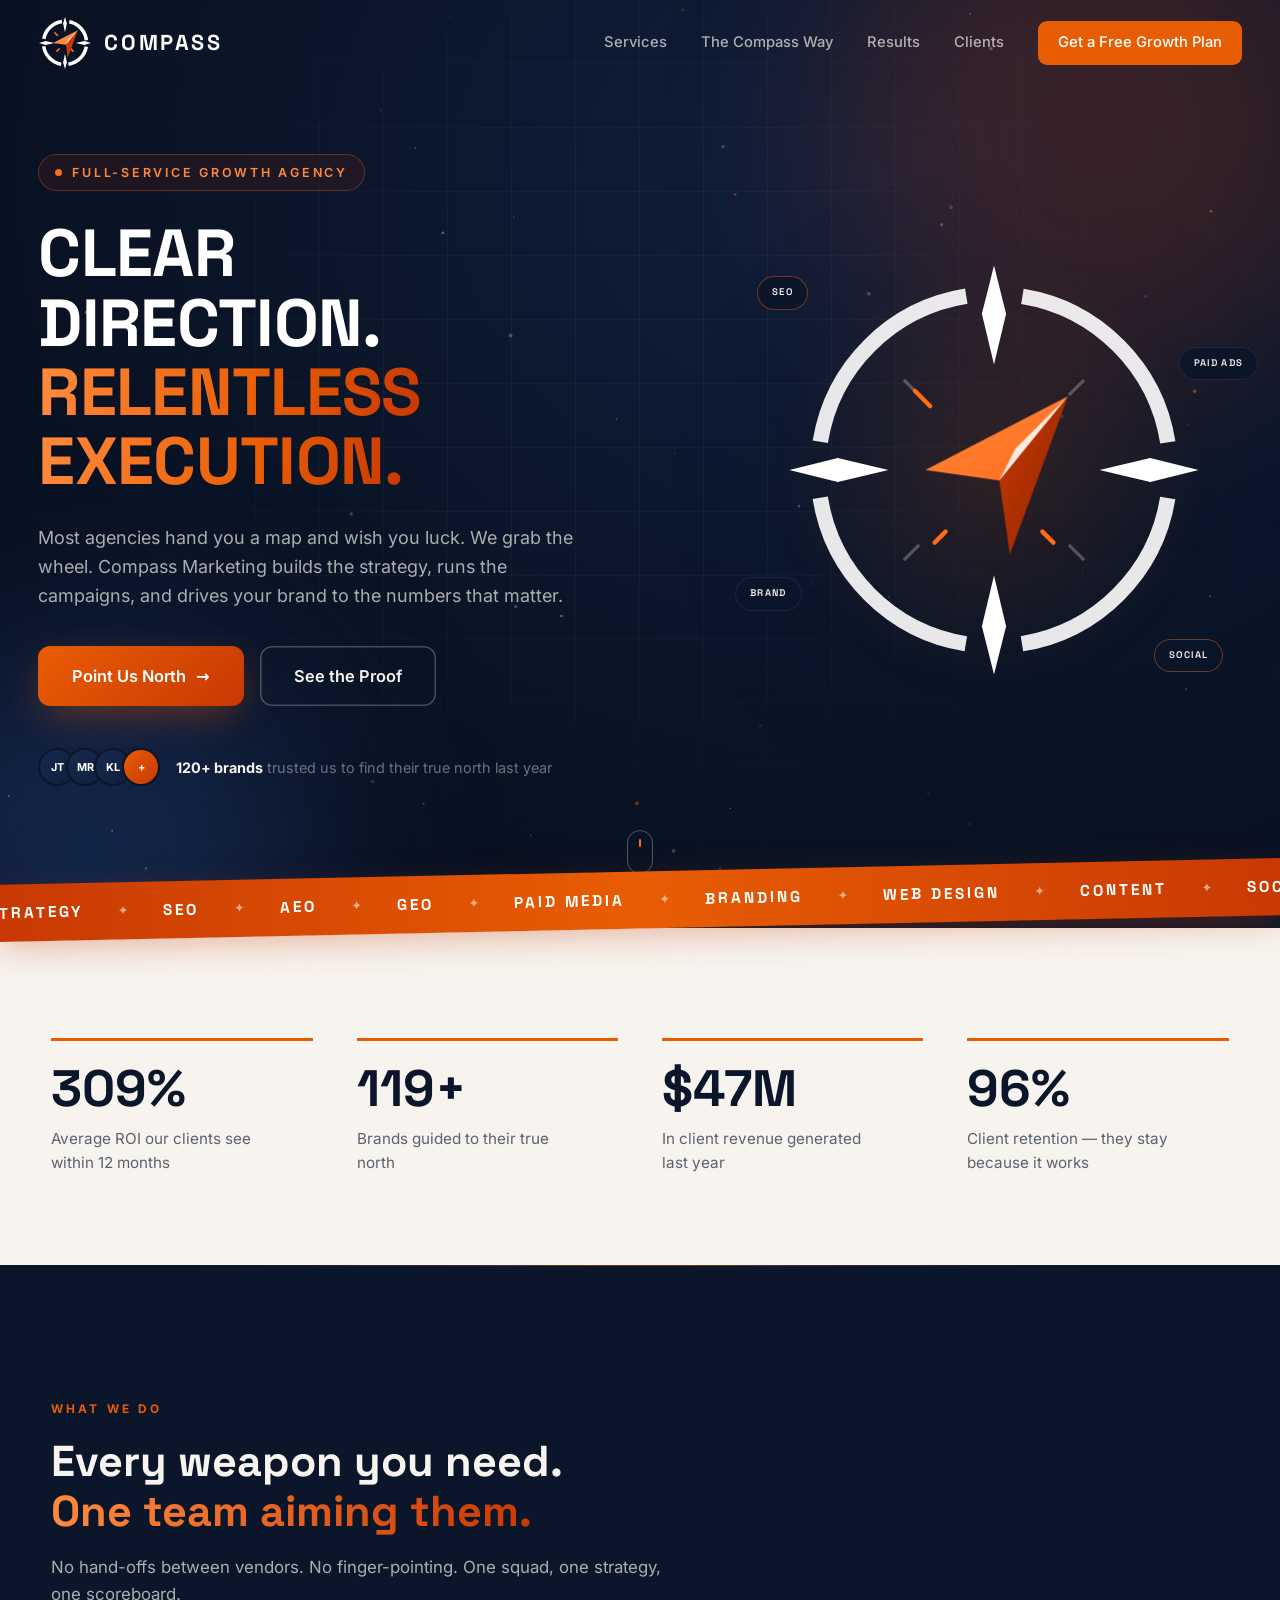
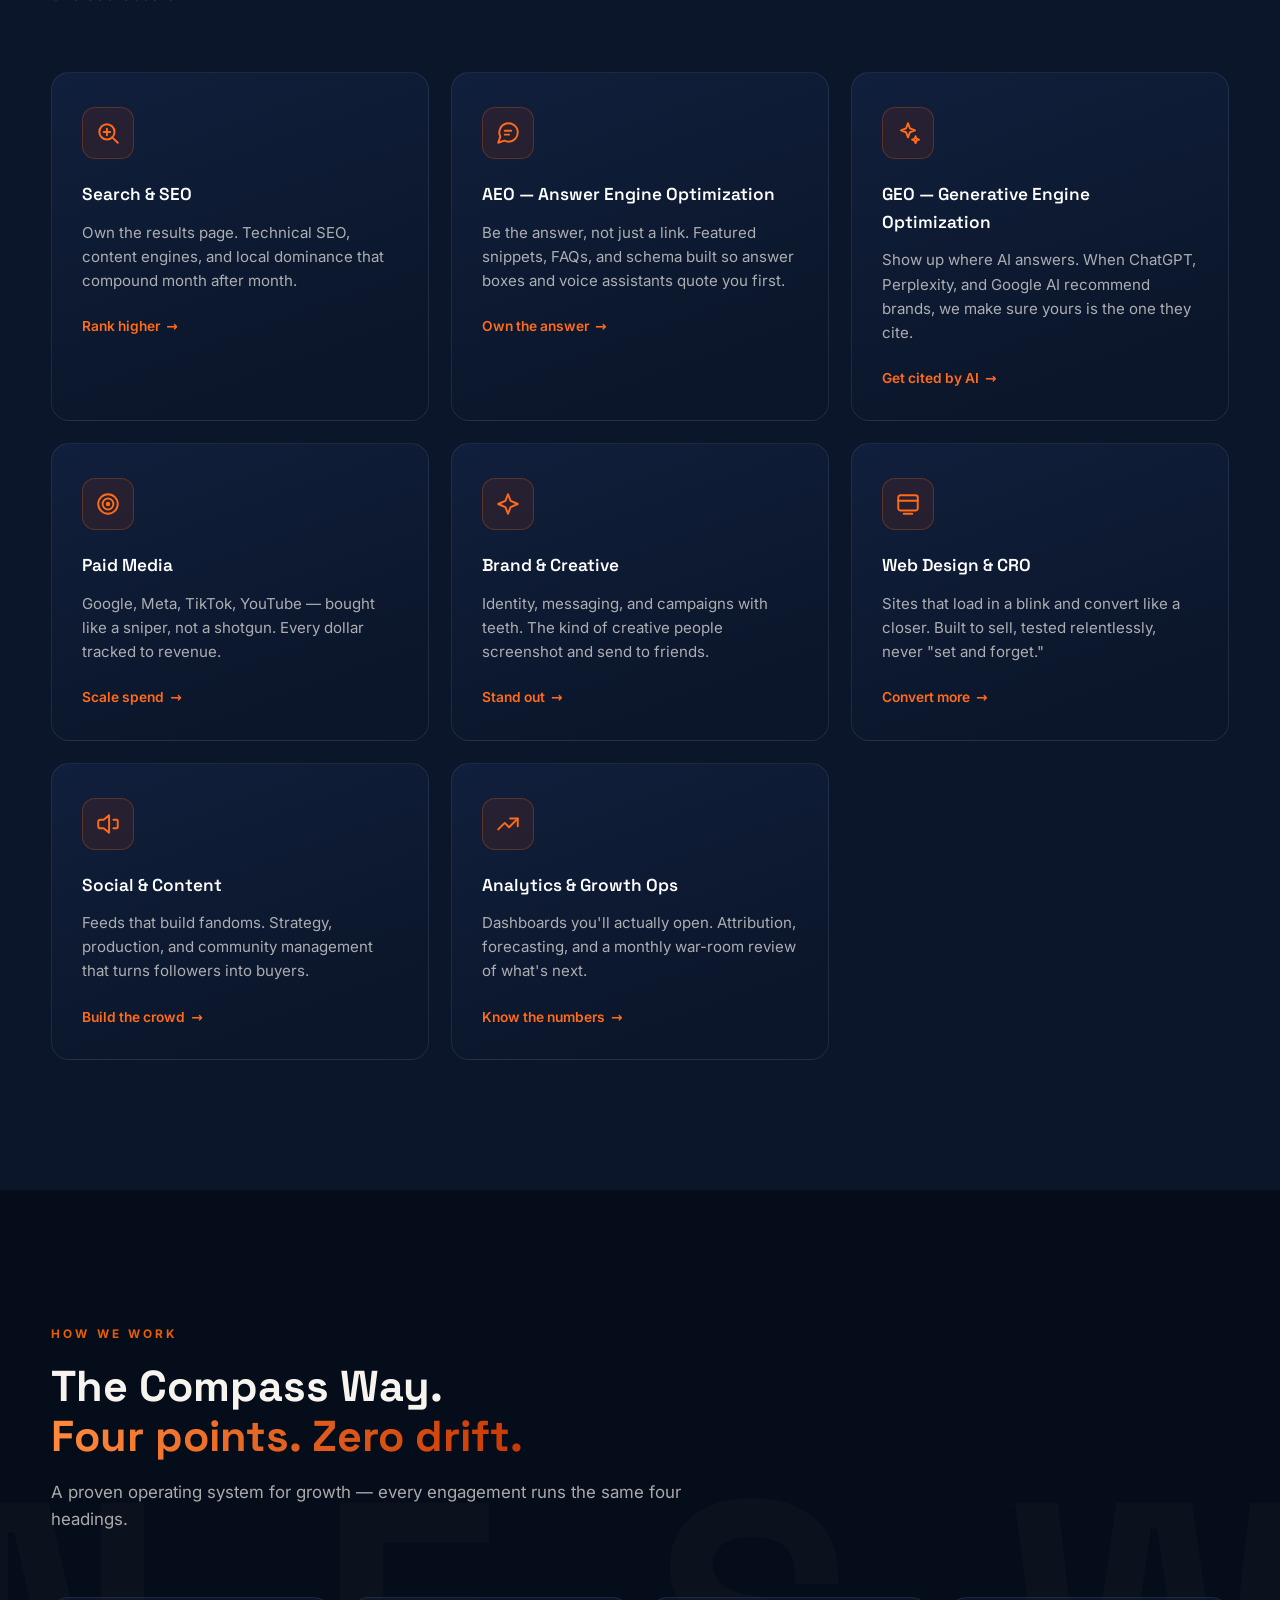
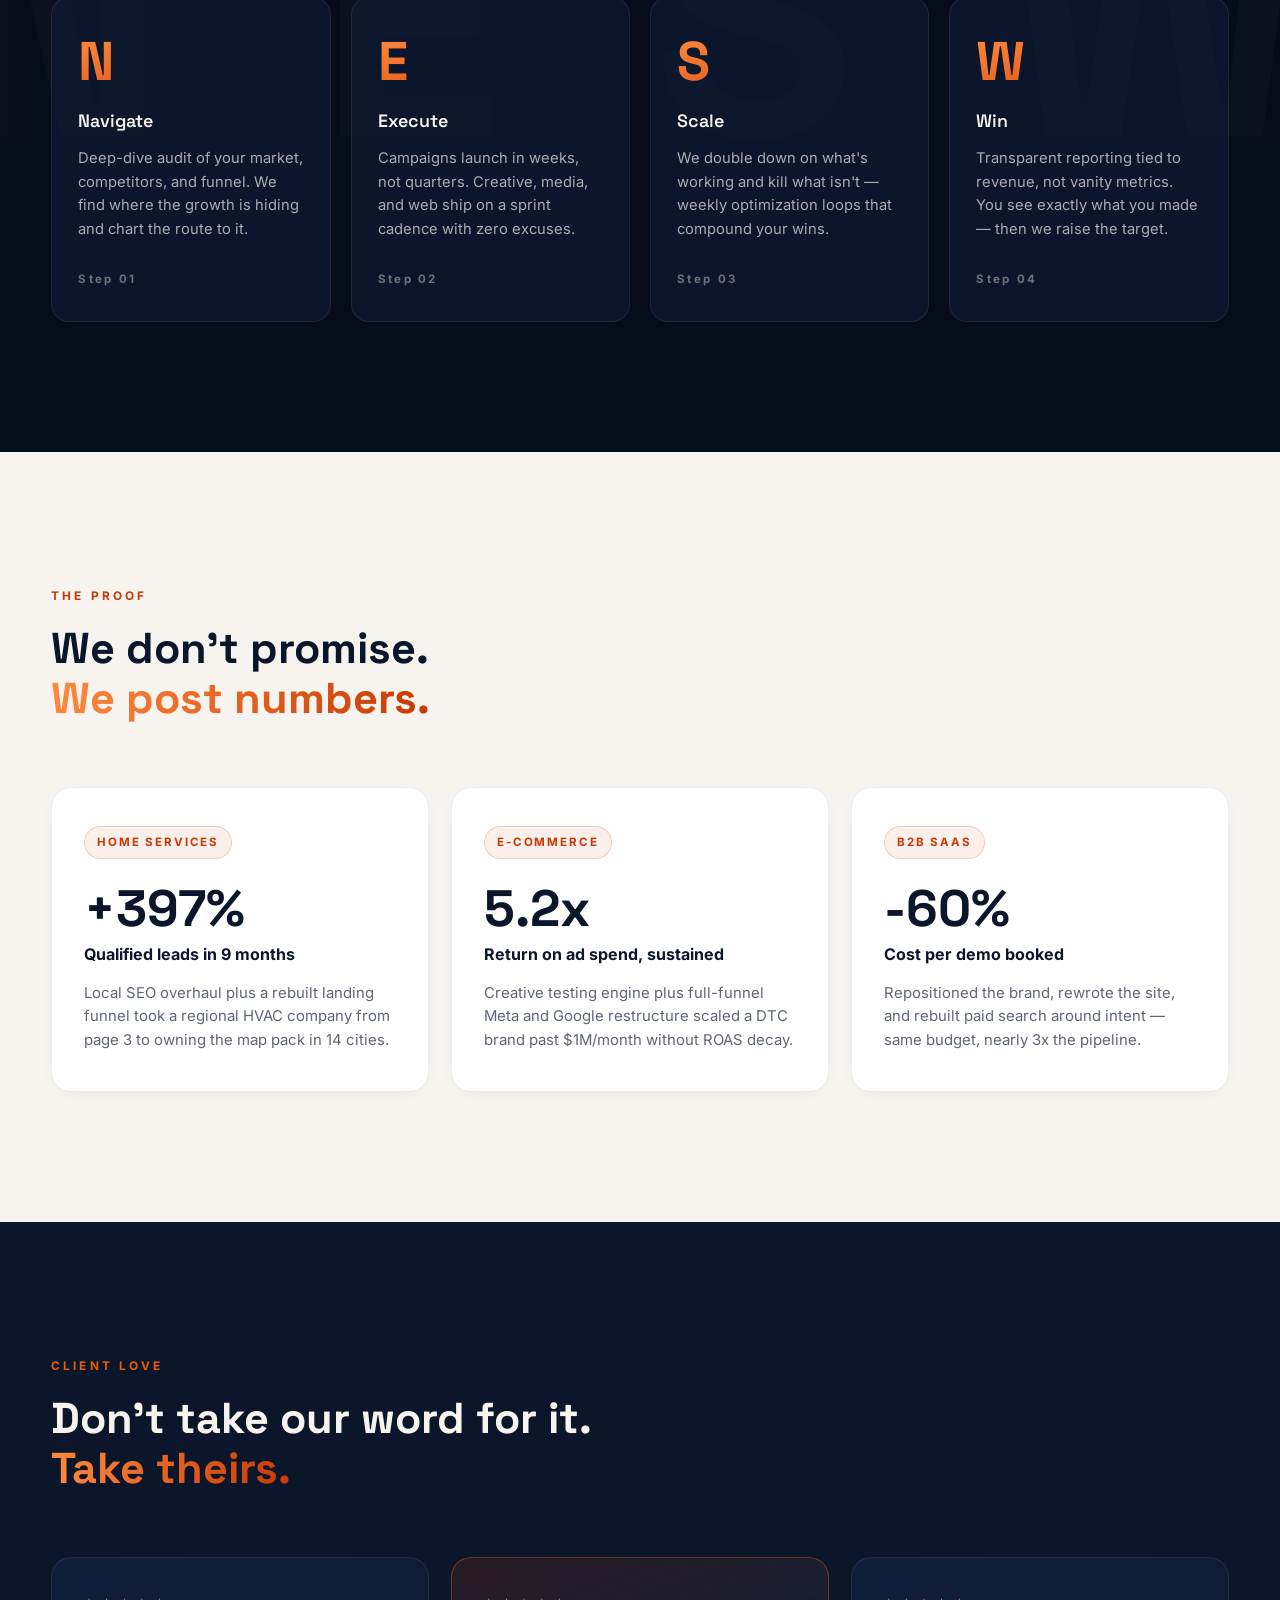
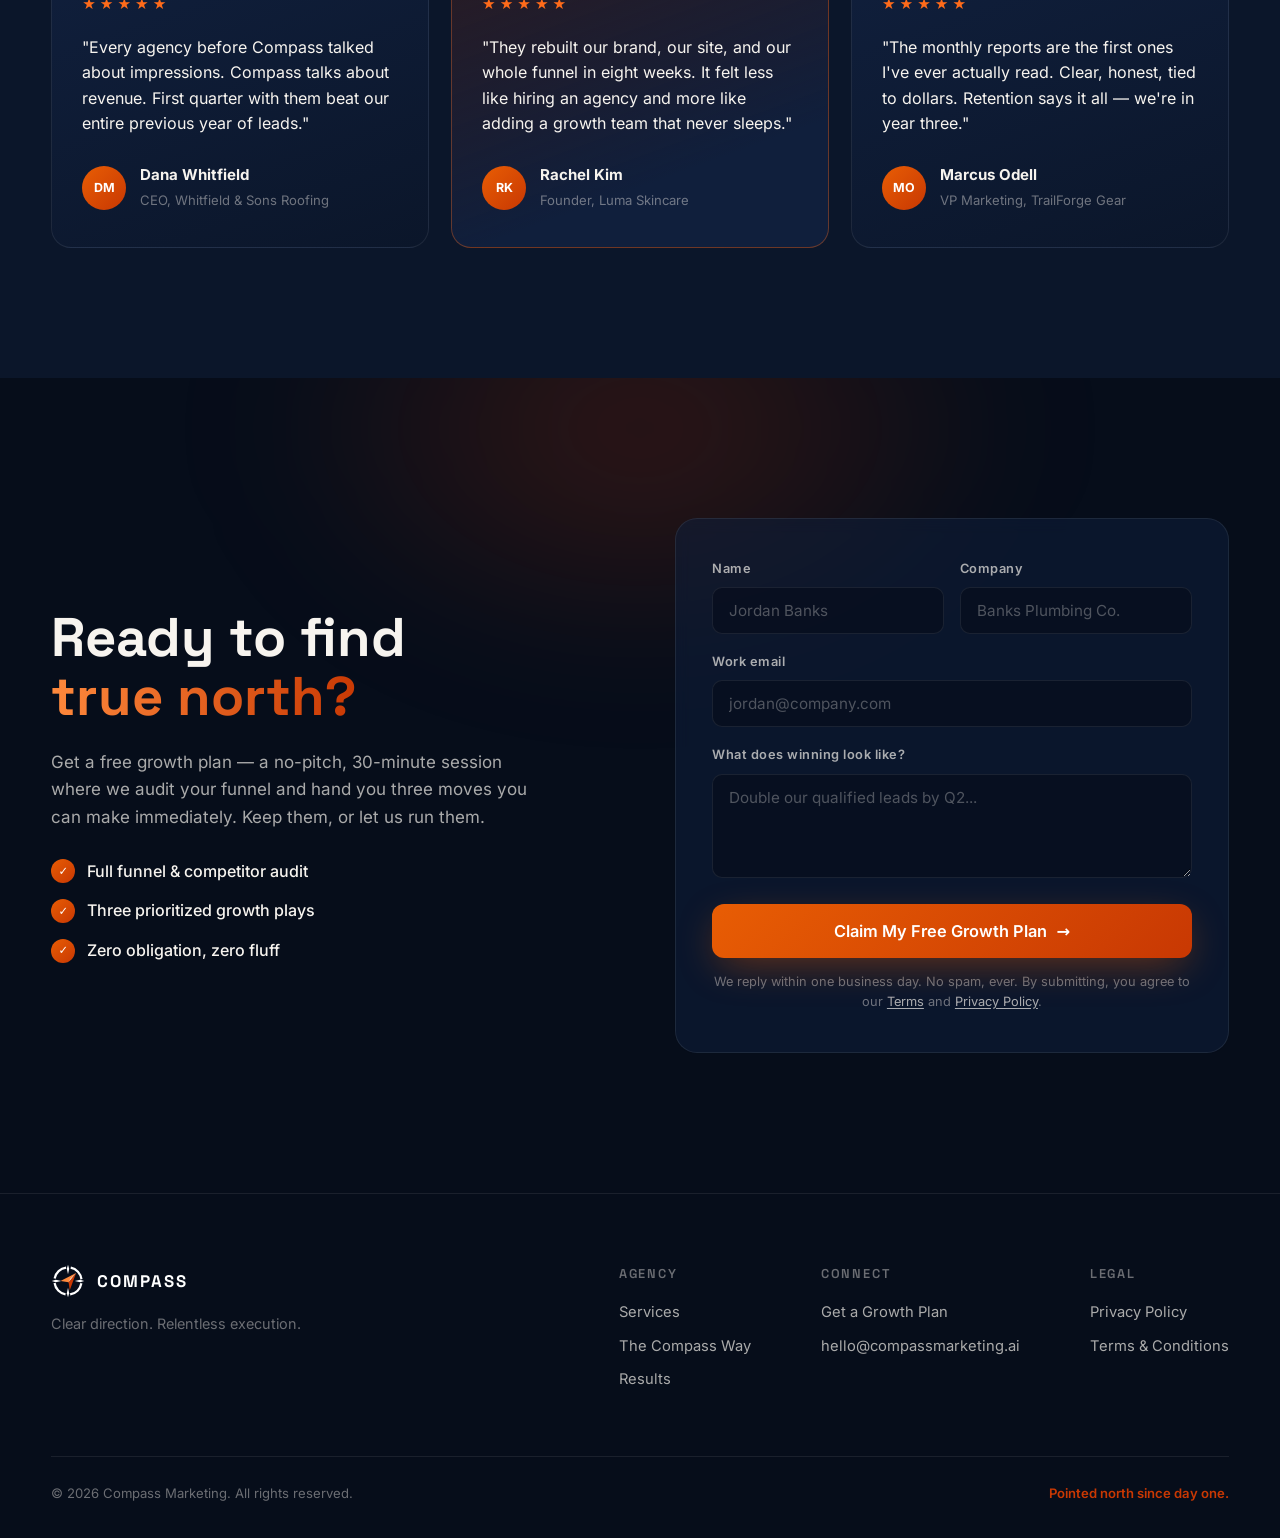
<file: index.html>
<!DOCTYPE html>
<html lang="en">
<head>
  <meta charset="UTF-8">
  <meta name="viewport" content="width=device-width, initial-scale=1.0">
  <title>Compass Marketing — Clear Direction. Relentless Execution.</title>
  <meta name="description" content="Compass Marketing is a full-service growth agency. Strategy, SEO, paid media, brand and web — pointed at one thing: your growth. Clear direction. Relentless execution.">
  <meta property="og:title" content="Compass Marketing">
  <meta property="og:description" content="Clear Direction. Relentless Execution. The growth agency that points your brand true north.">
  <meta property="og:type" content="website">
  <link rel="icon" type="image/svg+xml" href="assets/favicon.svg">
  <link rel="preload" href="assets/fonts/space-grotesk-var.woff2" as="font" type="font/woff2" crossorigin>
  <link rel="preload" href="assets/fonts/inter-var.woff2" as="font" type="font/woff2" crossorigin>
  <link rel="stylesheet" href="css/fonts.css">
  <link rel="stylesheet" href="css/style.css">
</head>
<body>

  <!-- ======= LOADER ======= -->
  <div class="loader" id="loader" aria-hidden="true">
    <svg class="loader-compass" viewBox="0 0 100 100" width="72" height="72">
      <circle cx="50" cy="50" r="40" fill="none" stroke="rgba(255,255,255,.25)" stroke-width="6.5" stroke-dasharray="48.83 14" stroke-dashoffset="55.83"/>
      <polygon points="73.8,26.2 27.9,50 51.7,53.4" fill="#FF8A3D"/>
      <polygon points="73.8,26.2 51.7,53.4 55.1,77.2" fill="#C83803"/>
      <polygon points="73.8,26.2 51.7,53.4 56.8,43.2" fill="#FFFFFF" opacity=".85"/>
    </svg>
  </div>

  <!-- ======= PROGRESS BAR ======= -->
  <div class="scroll-progress" id="scrollProgress"></div>

  <!-- ======= NAV ======= -->
  <header class="nav" id="nav">
    <div class="nav-inner">
      <a href="#top" class="brand" aria-label="Compass Marketing home">
        <svg class="brand-mark" viewBox="0 0 100 100" width="54" height="54" aria-hidden="true">
          <g class="brand-ring">
            <circle cx="50" cy="50" r="40" fill="none" stroke="currentColor" stroke-width="6.5" stroke-dasharray="48.83 14" stroke-dashoffset="55.83"/>
            <polygon points="50,2 53.5,14 50,30 46.5,14" fill="currentColor"/>
            <polygon points="50,98 53.5,86 50,70 46.5,86" fill="currentColor"/>
            <polygon points="2,50 14,46.5 30,50 14,53.5" fill="currentColor"/>
            <polygon points="98,50 86,46.5 70,50 86,53.5" fill="currentColor"/>
            <g stroke="#FF6B1A" stroke-width="3" stroke-linecap="round">
              <line x1="31" y1="31" x2="36" y2="36"/>
              <line x1="35" y1="65" x2="39" y2="61"/>
              <line x1="65" y1="65" x2="61" y2="61"/>
            </g>
          </g>
          <g class="brand-needle">
            <polygon points="73.8,26.2 27.9,50 51.7,53.4" fill="#FF8A3D"/>
            <polygon points="73.8,26.2 51.7,53.4 55.1,77.2" fill="#C83803"/>
            <polygon points="73.8,26.2 51.7,53.4 56.8,43.2" fill="#FFFFFF" opacity=".85"/>
          </g>
        </svg>
        <span class="brand-word">COMPASS</span>
      </a>
      <nav class="nav-links" id="navLinks" aria-label="Primary">
        <a href="#services">Services</a>
        <a href="#process">The Compass Way</a>
        <a href="#results">Results</a>
        <a href="#testimonials">Clients</a>
        <a href="#contact" class="btn btn-nav">Get a Free Growth Plan</a>
      </nav>
      <button class="nav-toggle" id="navToggle" aria-label="Toggle menu" aria-expanded="false">
        <span></span><span></span><span></span>
      </button>
    </div>
  </header>

  <!-- ======= HERO ======= -->
  <section class="hero" id="top">
    <div class="hero-bg" aria-hidden="true">
      <div class="hero-grid"></div>
      <div class="hero-glow hero-glow-1"></div>
      <div class="hero-glow hero-glow-2"></div>
      <canvas id="particles"></canvas>
    </div>

    <div class="hero-inner">
      <div class="hero-copy">
        <div class="hero-eyebrow reveal">
          <span class="eyebrow-dot"></span> FULL-SERVICE GROWTH AGENCY
        </div>
        <h1 class="hero-title">
          <span class="line"><span class="line-inner">CLEAR</span></span>
          <span class="line"><span class="line-inner">DIRECTION.</span></span>
          <span class="line"><span class="line-inner accent">RELENTLESS</span></span>
          <span class="line"><span class="line-inner accent">EXECUTION.</span></span>
        </h1>
        <p class="hero-sub reveal">
          Most agencies hand you a map and wish you luck. We grab the wheel.
          Compass Marketing builds the strategy, runs the campaigns, and drives
          your brand to the numbers that matter.
        </p>
        <div class="hero-cta reveal">
          <a href="#contact" class="btn btn-primary btn-lg">Point Us North <span class="btn-arrow">→</span></a>
          <a href="#results" class="btn btn-ghost btn-lg">See the Proof</a>
        </div>
        <div class="hero-trust reveal">
          <div class="trust-avatars" aria-hidden="true">
            <span class="avatar">JT</span><span class="avatar">MR</span><span class="avatar">KL</span><span class="avatar">+</span>
          </div>
          <p><strong>120+ brands</strong> trusted us to find their true north last year</p>
        </div>
      </div>

      <div class="hero-visual" aria-hidden="true">
        <div class="compass-wrap">
          <svg class="compass-hero" id="compassHero" viewBox="0 0 400 400">
            <defs>
              <linearGradient id="needleA" x1="0" y1="0" x2="1" y2="1">
                <stop offset="0" stop-color="#FF8A3D"/>
                <stop offset="1" stop-color="#FF6B1A"/>
              </linearGradient>
              <linearGradient id="needleB" x1="0" y1="0" x2="1" y2="1">
                <stop offset="0" stop-color="#C83803"/>
                <stop offset="1" stop-color="#8F2600"/>
              </linearGradient>
              <radialGradient id="dialGlow" cx=".5" cy=".5" r=".5">
                <stop offset="0" stop-color="rgba(255,107,26,.14)"/>
                <stop offset="1" stop-color="rgba(255,107,26,0)"/>
              </radialGradient>
            </defs>
            <circle cx="200" cy="200" r="198" fill="url(#dialGlow)"/>
            <g class="compass-dial" id="compassDial">
              <circle cx="200" cy="200" r="160" fill="none" stroke="rgba(255,255,255,.9)" stroke-width="14" stroke-dasharray="200 51.33" stroke-dashoffset="225.66"/>
              <polygon points="200,14 211,58 200,104 189,58" fill="#fff"/>
              <polygon points="200,386 211,342 200,296 189,342" fill="#fff"/>
              <polygon points="14,200 58,189 104,200 58,211" fill="#fff"/>
              <polygon points="386,200 342,189 296,200 342,211" fill="#fff"/>
              <g stroke="rgba(255,255,255,.25)" stroke-width="3">
                <line x1="118" y1="118" x2="132" y2="132"/>
                <line x1="282" y1="118" x2="268" y2="132"/>
                <line x1="118" y1="282" x2="132" y2="268"/>
                <line x1="282" y1="282" x2="268" y2="268"/>
              </g>
              <g class="tick-orange" stroke="#FF6B1A" stroke-width="4" stroke-linecap="round">
                <line x1="128" y1="128" x2="142" y2="142"/>
                <line x1="146" y1="266" x2="156" y2="256"/>
                <line x1="254" y1="266" x2="244" y2="256"/>
              </g>
            </g>
            <g class="compass-needle" id="compassNeedle">
              <polygon points="267.2,132.8 137.6,200 204.8,209.6" fill="url(#needleA)"/>
              <polygon points="267.2,132.8 204.8,209.6 214.4,276.8" fill="url(#needleB)"/>
              <polygon points="267.2,132.8 204.8,209.6 219.2,180.8" fill="#fff" opacity=".85"/>
            </g>
          </svg>
          <div class="compass-orbit orbit-1"><span>SEO</span></div>
          <div class="compass-orbit orbit-2"><span>PAID ADS</span></div>
          <div class="compass-orbit orbit-3"><span>BRAND</span></div>
          <div class="compass-orbit orbit-4"><span>SOCIAL</span></div>
        </div>
      </div>
    </div>

    <a href="#stats" class="scroll-hint" aria-label="Scroll down">
      <span class="scroll-hint-line"></span>
    </a>
  </section>

  <!-- ======= MARQUEE ======= -->
  <div class="marquee" aria-hidden="true">
    <div class="marquee-track">
      <span>STRATEGY</span><i>✦</i><span>SEO</span><i>✦</i><span>AEO</span><i>✦</i><span>GEO</span><i>✦</i><span>PAID MEDIA</span><i>✦</i><span>BRANDING</span><i>✦</i><span>WEB DESIGN</span><i>✦</i><span>CONTENT</span><i>✦</i><span>SOCIAL</span><i>✦</i><span>EMAIL</span><i>✦</i>
      <span>STRATEGY</span><i>✦</i><span>SEO</span><i>✦</i><span>AEO</span><i>✦</i><span>GEO</span><i>✦</i><span>PAID MEDIA</span><i>✦</i><span>BRANDING</span><i>✦</i><span>WEB DESIGN</span><i>✦</i><span>CONTENT</span><i>✦</i><span>SOCIAL</span><i>✦</i><span>EMAIL</span><i>✦</i>
    </div>
  </div>

  <!-- ======= STATS ======= -->
  <section class="stats" id="stats">
    <div class="container stats-grid">
      <div class="stat reveal">
        <div class="stat-num"><span class="count" data-target="312" data-suffix="%">0</span></div>
        <p>Average ROI our clients see within 12 months</p>
      </div>
      <div class="stat reveal">
        <div class="stat-num"><span class="count" data-target="120" data-suffix="+">0</span></div>
        <p>Brands guided to their true north</p>
      </div>
      <div class="stat reveal">
        <div class="stat-num">$<span class="count" data-target="48" data-suffix="M">0</span></div>
        <p>In client revenue generated last year</p>
      </div>
      <div class="stat reveal">
        <div class="stat-num"><span class="count" data-target="97" data-suffix="%">0</span></div>
        <p>Client retention — they stay because it works</p>
      </div>
    </div>
  </section>

  <!-- ======= SERVICES ======= -->
  <section class="services" id="services">
    <div class="container">
      <div class="section-head reveal">
        <span class="section-tag">WHAT WE DO</span>
        <h2>Every weapon you need.<br><em>One team aiming them.</em></h2>
        <p>No hand-offs between vendors. No finger-pointing. One squad, one strategy, one scoreboard.</p>
      </div>
      <div class="services-grid">
        <article class="service-card reveal">
          <div class="service-icon">
            <svg viewBox="0 0 24 24" fill="none" stroke="currentColor" stroke-width="1.8" stroke-linecap="round" stroke-linejoin="round"><circle cx="11" cy="11" r="7"/><path d="m21 21-4.3-4.3"/><path d="M11 8v6M8 11h6"/></svg>
          </div>
          <h3>Search &amp; SEO</h3>
          <p>Own the results page. Technical SEO, content engines, and local dominance that compound month after month.</p>
          <span class="service-link">Rank higher <i>→</i></span>
        </article>
        <article class="service-card reveal">
          <div class="service-icon">
            <svg viewBox="0 0 24 24" fill="none" stroke="currentColor" stroke-width="1.8" stroke-linecap="round" stroke-linejoin="round"><path d="M21 11.5a8.38 8.38 0 0 1-8.5 8.5 8.5 8.5 0 0 1-3.8-.9L3 21l1.9-5.7a8.5 8.5 0 1 1 16.1-3.8z"/><path d="M9 10h6M9 13.5h4"/></svg>
          </div>
          <h3>AEO — Answer Engine Optimization</h3>
          <p>Be the answer, not just a link. Featured snippets, FAQs, and schema built so answer boxes and voice assistants quote you first.</p>
          <span class="service-link">Own the answer <i>→</i></span>
        </article>
        <article class="service-card reveal">
          <div class="service-icon">
            <svg viewBox="0 0 24 24" fill="none" stroke="currentColor" stroke-width="1.8" stroke-linecap="round" stroke-linejoin="round"><path d="M12 3l1.8 4.7L18.5 9.5l-4.7 1.8L12 16l-1.8-4.7L5.5 9.5l4.7-1.8z"/><path d="M19 15l.9 2.3L22.2 18.2l-2.3.9L19 21.4l-.9-2.3-2.3-.9 2.3-.9z"/></svg>
          </div>
          <h3>GEO — Generative Engine Optimization</h3>
          <p>Show up where AI answers. When ChatGPT, Perplexity, and Google AI recommend brands, we make sure yours is the one they cite.</p>
          <span class="service-link">Get cited by AI <i>→</i></span>
        </article>
        <article class="service-card reveal">
          <div class="service-icon">
            <svg viewBox="0 0 24 24" fill="none" stroke="currentColor" stroke-width="1.8" stroke-linecap="round" stroke-linejoin="round"><circle cx="12" cy="12" r="9"/><circle cx="12" cy="12" r="5"/><circle cx="12" cy="12" r="1.2" fill="currentColor"/></svg>
          </div>
          <h3>Paid Media</h3>
          <p>Google, Meta, TikTok, YouTube — bought like a sniper, not a shotgun. Every dollar tracked to revenue.</p>
          <span class="service-link">Scale spend <i>→</i></span>
        </article>
        <article class="service-card reveal">
          <div class="service-icon">
            <svg viewBox="0 0 24 24" fill="none" stroke="currentColor" stroke-width="1.8" stroke-linecap="round" stroke-linejoin="round"><path d="M12 3l2.4 6.2L21 12l-6.6 2.8L12 21l-2.4-6.2L3 12l6.6-2.8z"/></svg>
          </div>
          <h3>Brand &amp; Creative</h3>
          <p>Identity, messaging, and campaigns with teeth. The kind of creative people screenshot and send to friends.</p>
          <span class="service-link">Stand out <i>→</i></span>
        </article>
        <article class="service-card reveal">
          <div class="service-icon">
            <svg viewBox="0 0 24 24" fill="none" stroke="currentColor" stroke-width="1.8" stroke-linecap="round" stroke-linejoin="round"><rect x="3" y="4" width="18" height="14" rx="2"/><path d="M3 9h18M8 21h8"/></svg>
          </div>
          <h3>Web Design &amp; CRO</h3>
          <p>Sites that load in a blink and convert like a closer. Built to sell, tested relentlessly, never "set and forget."</p>
          <span class="service-link">Convert more <i>→</i></span>
        </article>
        <article class="service-card reveal">
          <div class="service-icon">
            <svg viewBox="0 0 24 24" fill="none" stroke="currentColor" stroke-width="1.8" stroke-linecap="round" stroke-linejoin="round"><path d="M17 8h3a1 1 0 0 1 1 1v6a1 1 0 0 1-1 1h-3M3 10v4a2 2 0 0 0 2 2h3l5 4V4L8 8H5a2 2 0 0 0-2 2z"/></svg>
          </div>
          <h3>Social &amp; Content</h3>
          <p>Feeds that build fandoms. Strategy, production, and community management that turns followers into buyers.</p>
          <span class="service-link">Build the crowd <i>→</i></span>
        </article>
        <article class="service-card reveal">
          <div class="service-icon">
            <svg viewBox="0 0 24 24" fill="none" stroke="currentColor" stroke-width="1.8" stroke-linecap="round" stroke-linejoin="round"><path d="M3 17l6-6 4 4 8-8"/><path d="M14 7h7v7"/></svg>
          </div>
          <h3>Analytics &amp; Growth Ops</h3>
          <p>Dashboards you'll actually open. Attribution, forecasting, and a monthly war-room review of what's next.</p>
          <span class="service-link">Know the numbers <i>→</i></span>
        </article>
      </div>
    </div>
  </section>

  <!-- ======= PROCESS / THE COMPASS WAY ======= -->
  <section class="process" id="process">
    <div class="container">
      <div class="section-head reveal">
        <span class="section-tag">HOW WE WORK</span>
        <h2>The Compass Way.<br><em>Four points. Zero drift.</em></h2>
        <p>A proven operating system for growth — every engagement runs the same four headings.</p>
      </div>
      <div class="process-grid">
        <article class="process-card reveal" data-dir="N">
          <div class="process-letter">N</div>
          <h3>Navigate</h3>
          <p>Deep-dive audit of your market, competitors, and funnel. We find where the growth is hiding and chart the route to it.</p>
          <span class="process-step">Step 01</span>
        </article>
        <article class="process-card reveal" data-dir="E">
          <div class="process-letter">E</div>
          <h3>Execute</h3>
          <p>Campaigns launch in weeks, not quarters. Creative, media, and web ship on a sprint cadence with zero excuses.</p>
          <span class="process-step">Step 02</span>
        </article>
        <article class="process-card reveal" data-dir="S">
          <div class="process-letter">S</div>
          <h3>Scale</h3>
          <p>We double down on what's working and kill what isn't — weekly optimization loops that compound your wins.</p>
          <span class="process-step">Step 03</span>
        </article>
        <article class="process-card reveal" data-dir="W">
          <div class="process-letter">W</div>
          <h3>Win</h3>
          <p>Transparent reporting tied to revenue, not vanity metrics. You see exactly what you made — then we raise the target.</p>
          <span class="process-step">Step 04</span>
        </article>
      </div>
    </div>
  </section>

  <!-- ======= RESULTS ======= -->
  <section class="results" id="results">
    <div class="container">
      <div class="section-head section-head-light reveal">
        <span class="section-tag">THE PROOF</span>
        <h2>We don't promise.<br><em>We post numbers.</em></h2>
      </div>
      <div class="results-grid">
        <article class="result-card reveal">
          <span class="result-industry">Home Services</span>
          <div class="result-metric">+<span class="count" data-target="418" data-suffix="%">0</span></div>
          <p class="result-label">Qualified leads in 9 months</p>
          <p class="result-desc">Local SEO overhaul plus a rebuilt landing funnel took a regional HVAC company from page 3 to owning the map pack in 14 cities.</p>
        </article>
        <article class="result-card reveal">
          <span class="result-industry">E-Commerce</span>
          <div class="result-metric"><span class="count" data-target="5" data-suffix=".2x">0</span></div>
          <p class="result-label">Return on ad spend, sustained</p>
          <p class="result-desc">Creative testing engine plus full-funnel Meta and Google restructure scaled a DTC brand past $1M/month without ROAS decay.</p>
        </article>
        <article class="result-card reveal">
          <span class="result-industry">B2B SaaS</span>
          <div class="result-metric">-<span class="count" data-target="63" data-suffix="%">0</span></div>
          <p class="result-label">Cost per demo booked</p>
          <p class="result-desc">Repositioned the brand, rewrote the site, and rebuilt paid search around intent — same budget, nearly 3x the pipeline.</p>
        </article>
      </div>
    </div>
  </section>

  <!-- ======= TESTIMONIALS ======= -->
  <section class="testimonials" id="testimonials">
    <div class="container">
      <div class="section-head reveal">
        <span class="section-tag">CLIENT LOVE</span>
        <h2>Don't take our word for it.<br><em>Take theirs.</em></h2>
      </div>
      <div class="testimonial-grid">
        <figure class="testimonial-card reveal">
          <div class="stars" aria-label="5 out of 5 stars">★★★★★</div>
          <blockquote>"Every agency before Compass talked about impressions. Compass talks about revenue. First quarter with them beat our entire previous year of leads."</blockquote>
          <figcaption>
            <span class="t-avatar">DM</span>
            <div><strong>Dana Whitfield</strong><span>CEO, Whitfield &amp; Sons Roofing</span></div>
          </figcaption>
        </figure>
        <figure class="testimonial-card testimonial-featured reveal">
          <div class="stars" aria-label="5 out of 5 stars">★★★★★</div>
          <blockquote>"They rebuilt our brand, our site, and our whole funnel in eight weeks. It felt less like hiring an agency and more like adding a growth team that never sleeps."</blockquote>
          <figcaption>
            <span class="t-avatar">RK</span>
            <div><strong>Rachel Kim</strong><span>Founder, Luma Skincare</span></div>
          </figcaption>
        </figure>
        <figure class="testimonial-card reveal">
          <div class="stars" aria-label="5 out of 5 stars">★★★★★</div>
          <blockquote>"The monthly reports are the first ones I've ever actually read. Clear, honest, tied to dollars. Retention says it all — we're in year three."</blockquote>
          <figcaption>
            <span class="t-avatar">MO</span>
            <div><strong>Marcus Odell</strong><span>VP Marketing, TrailForge Gear</span></div>
          </figcaption>
        </figure>
      </div>
    </div>
  </section>

  <!-- ======= CTA / CONTACT ======= -->
  <section class="cta" id="contact">
    <div class="cta-glow" aria-hidden="true"></div>
    <div class="container cta-inner">
      <div class="cta-copy reveal">
        <h2>Ready to find<br><em>true north?</em></h2>
        <p>Get a free growth plan — a no-pitch, 30-minute session where we audit your funnel and hand you three moves you can make immediately. Keep them, or let us run them.</p>
        <ul class="cta-list">
          <li>Full funnel &amp; competitor audit</li>
          <li>Three prioritized growth plays</li>
          <li>Zero obligation, zero fluff</li>
        </ul>
      </div>
      <form class="cta-form reveal" id="contactForm" novalidate>
        <div class="form-row">
          <div class="form-field">
            <label for="name">Name</label>
            <input type="text" id="name" name="name" placeholder="Jordan Banks" required>
          </div>
          <div class="form-field">
            <label for="company">Company</label>
            <input type="text" id="company" name="company" placeholder="Banks Plumbing Co.">
          </div>
        </div>
        <div class="form-field">
          <label for="email">Work email</label>
          <input type="email" id="email" name="email" placeholder="jordan@company.com" required>
        </div>
        <div class="form-field">
          <label for="goal">What does winning look like?</label>
          <textarea id="goal" name="goal" rows="4" placeholder="Double our qualified leads by Q2..."></textarea>
        </div>
        <button type="submit" class="btn btn-primary btn-lg btn-block">Claim My Free Growth Plan <span class="btn-arrow">→</span></button>
        <p class="form-note">We reply within one business day. No spam, ever. By submitting, you agree to our <a href="terms.html">Terms</a> and <a href="privacy.html">Privacy Policy</a>.</p>
        <div class="form-success" id="formSuccess" hidden>
          <strong>Heading locked in. 🧭</strong>
          <span>We got your message — expect a reply within one business day.</span>
        </div>
      </form>
    </div>
  </section>

  <!-- ======= FOOTER ======= -->
  <footer class="footer">
    <div class="container footer-inner">
      <div class="footer-brand">
        <a href="#top" class="brand brand-footer">
          <svg class="brand-mark" viewBox="0 0 100 100" width="34" height="34" aria-hidden="true">
            <circle cx="50" cy="50" r="40" fill="none" stroke="currentColor" stroke-width="6.5" stroke-dasharray="48.83 14" stroke-dashoffset="55.83"/>
            <polygon points="50,2 53.5,14 50,30 46.5,14" fill="currentColor"/>
            <polygon points="50,98 53.5,86 50,70 46.5,86" fill="currentColor"/>
            <polygon points="2,50 14,46.5 30,50 14,53.5" fill="currentColor"/>
            <polygon points="98,50 86,46.5 70,50 86,53.5" fill="currentColor"/>
            <polygon points="73.8,26.2 27.9,50 51.7,53.4" fill="#FF8A3D"/>
            <polygon points="73.8,26.2 51.7,53.4 55.1,77.2" fill="#C83803"/>
            <polygon points="73.8,26.2 51.7,53.4 56.8,43.2" fill="#FFFFFF" opacity=".85"/>
          </svg>
          <span class="brand-word">COMPASS</span>
        </a>
        <p>Clear direction. Relentless execution.</p>
      </div>
      <nav class="footer-links" aria-label="Footer">
        <div>
          <h4>Agency</h4>
          <a href="#services">Services</a>
          <a href="#process">The Compass Way</a>
          <a href="#results">Results</a>
        </div>
        <div>
          <h4>Connect</h4>
          <a href="#contact">Get a Growth Plan</a>
          <a href="mailto:hello@compassmarketing.ai">hello@compassmarketing.ai</a>
        </div>
        <div>
          <h4>Legal</h4>
          <a href="privacy.html">Privacy Policy</a>
          <a href="terms.html">Terms &amp; Conditions</a>
        </div>
      </nav>
    </div>
    <div class="container footer-bottom">
      <p>© <span id="year">2026</span> Compass Marketing. All rights reserved.</p>
      <p class="footer-tag">Pointed north since day one.</p>
    </div>
  </footer>

  <script src="js/main.js" defer></script>
</body>
</html>
</file>
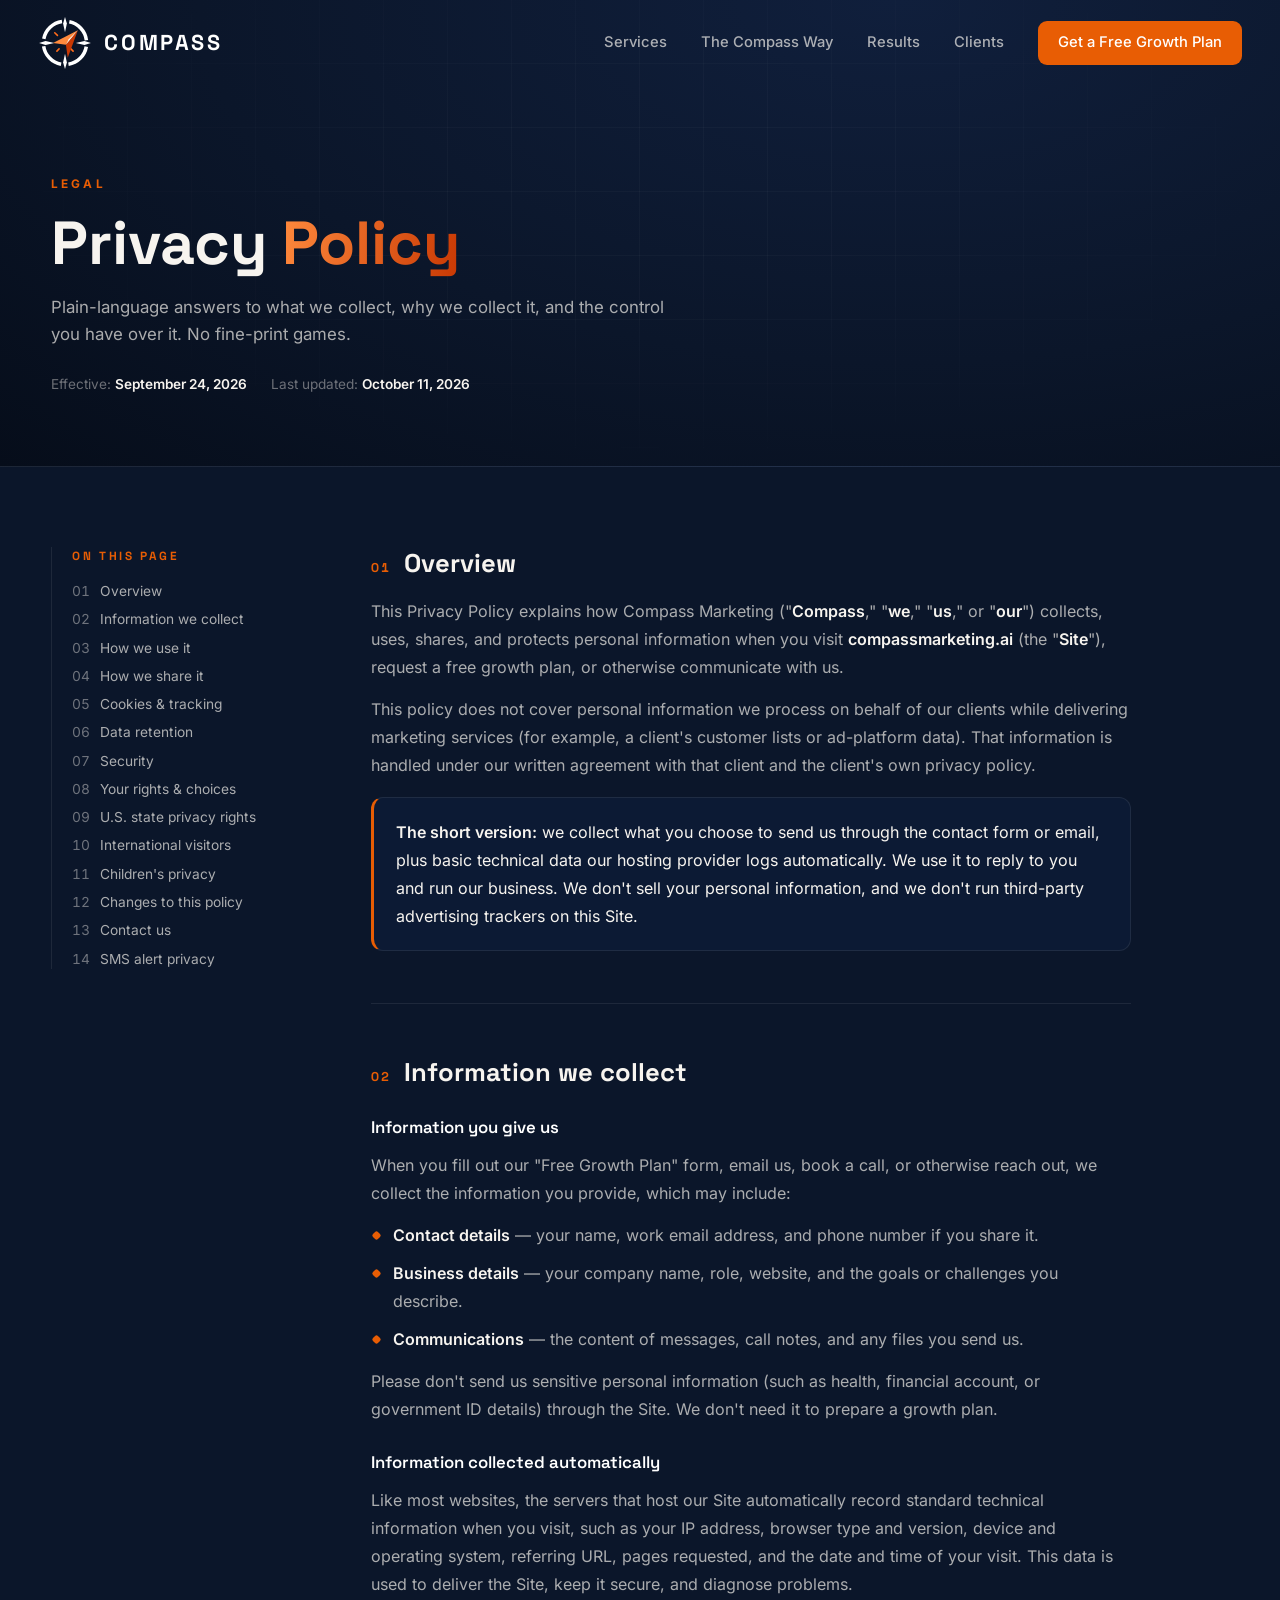
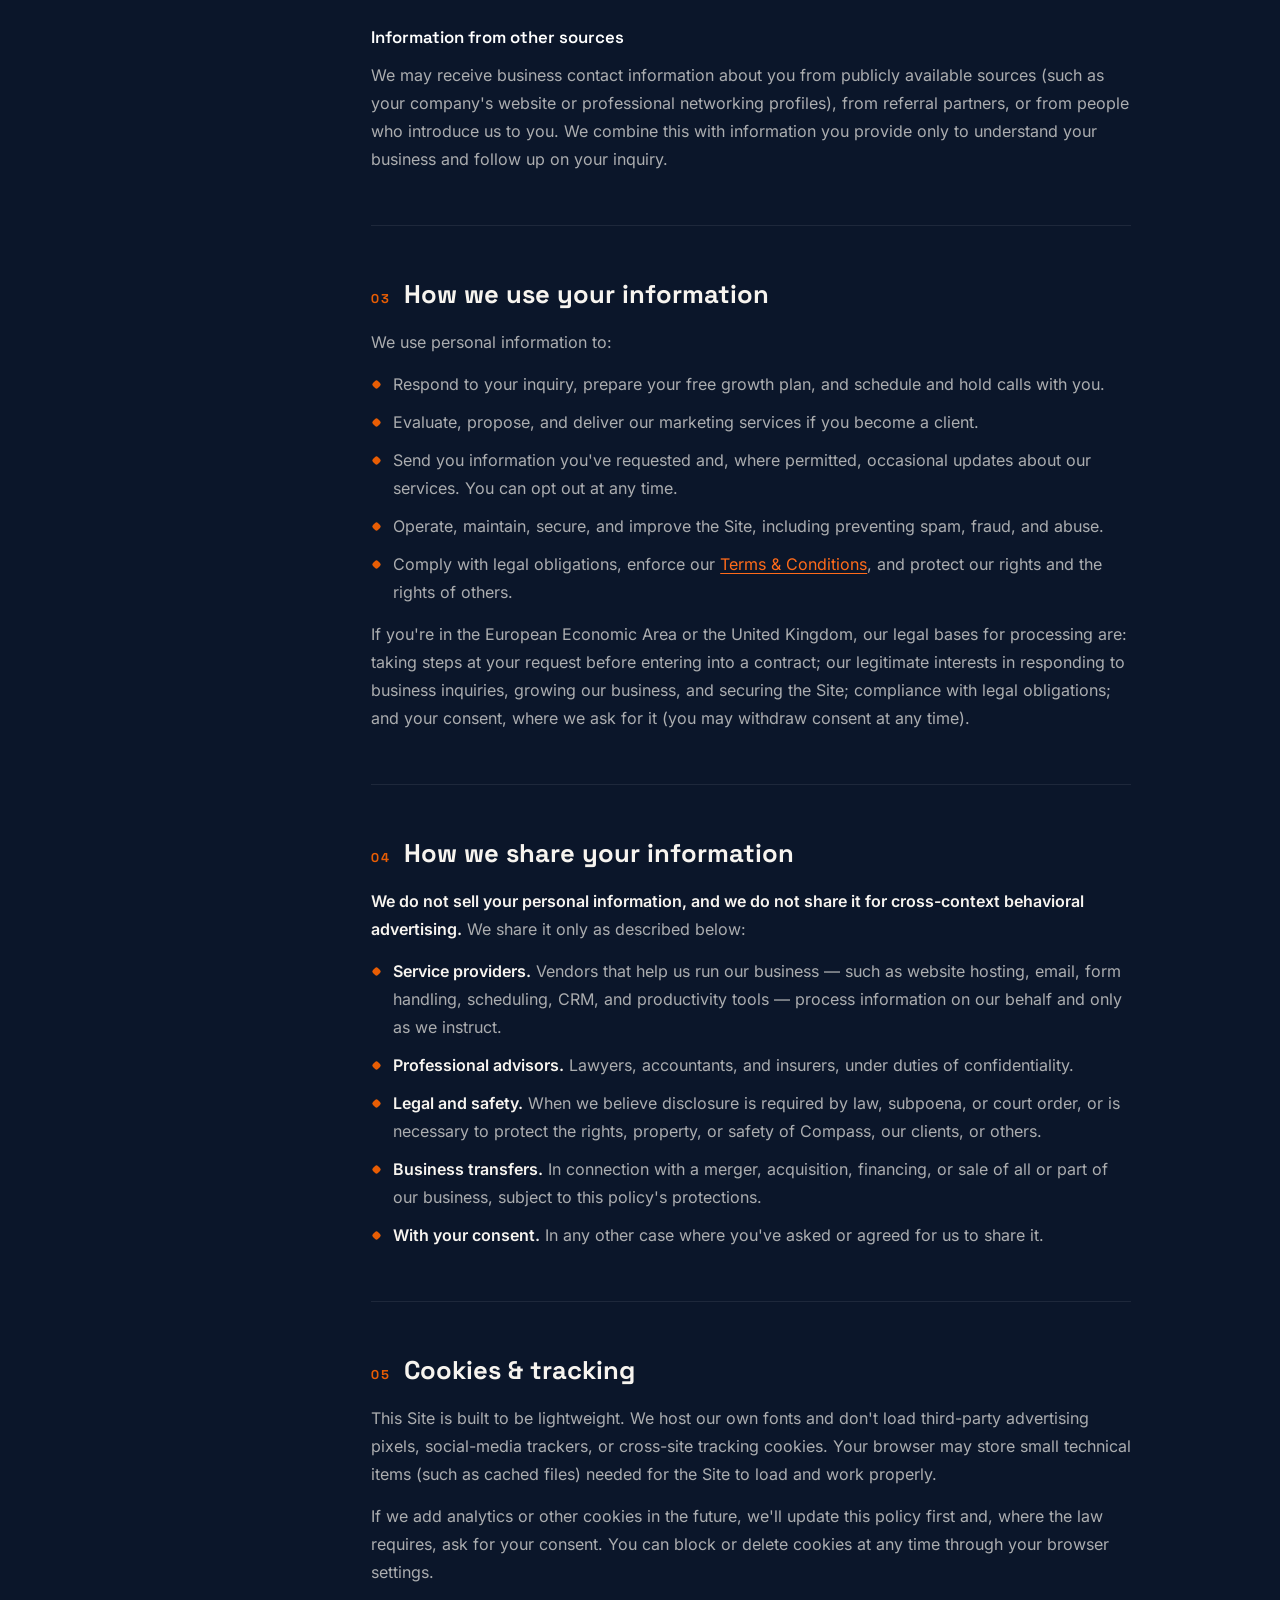
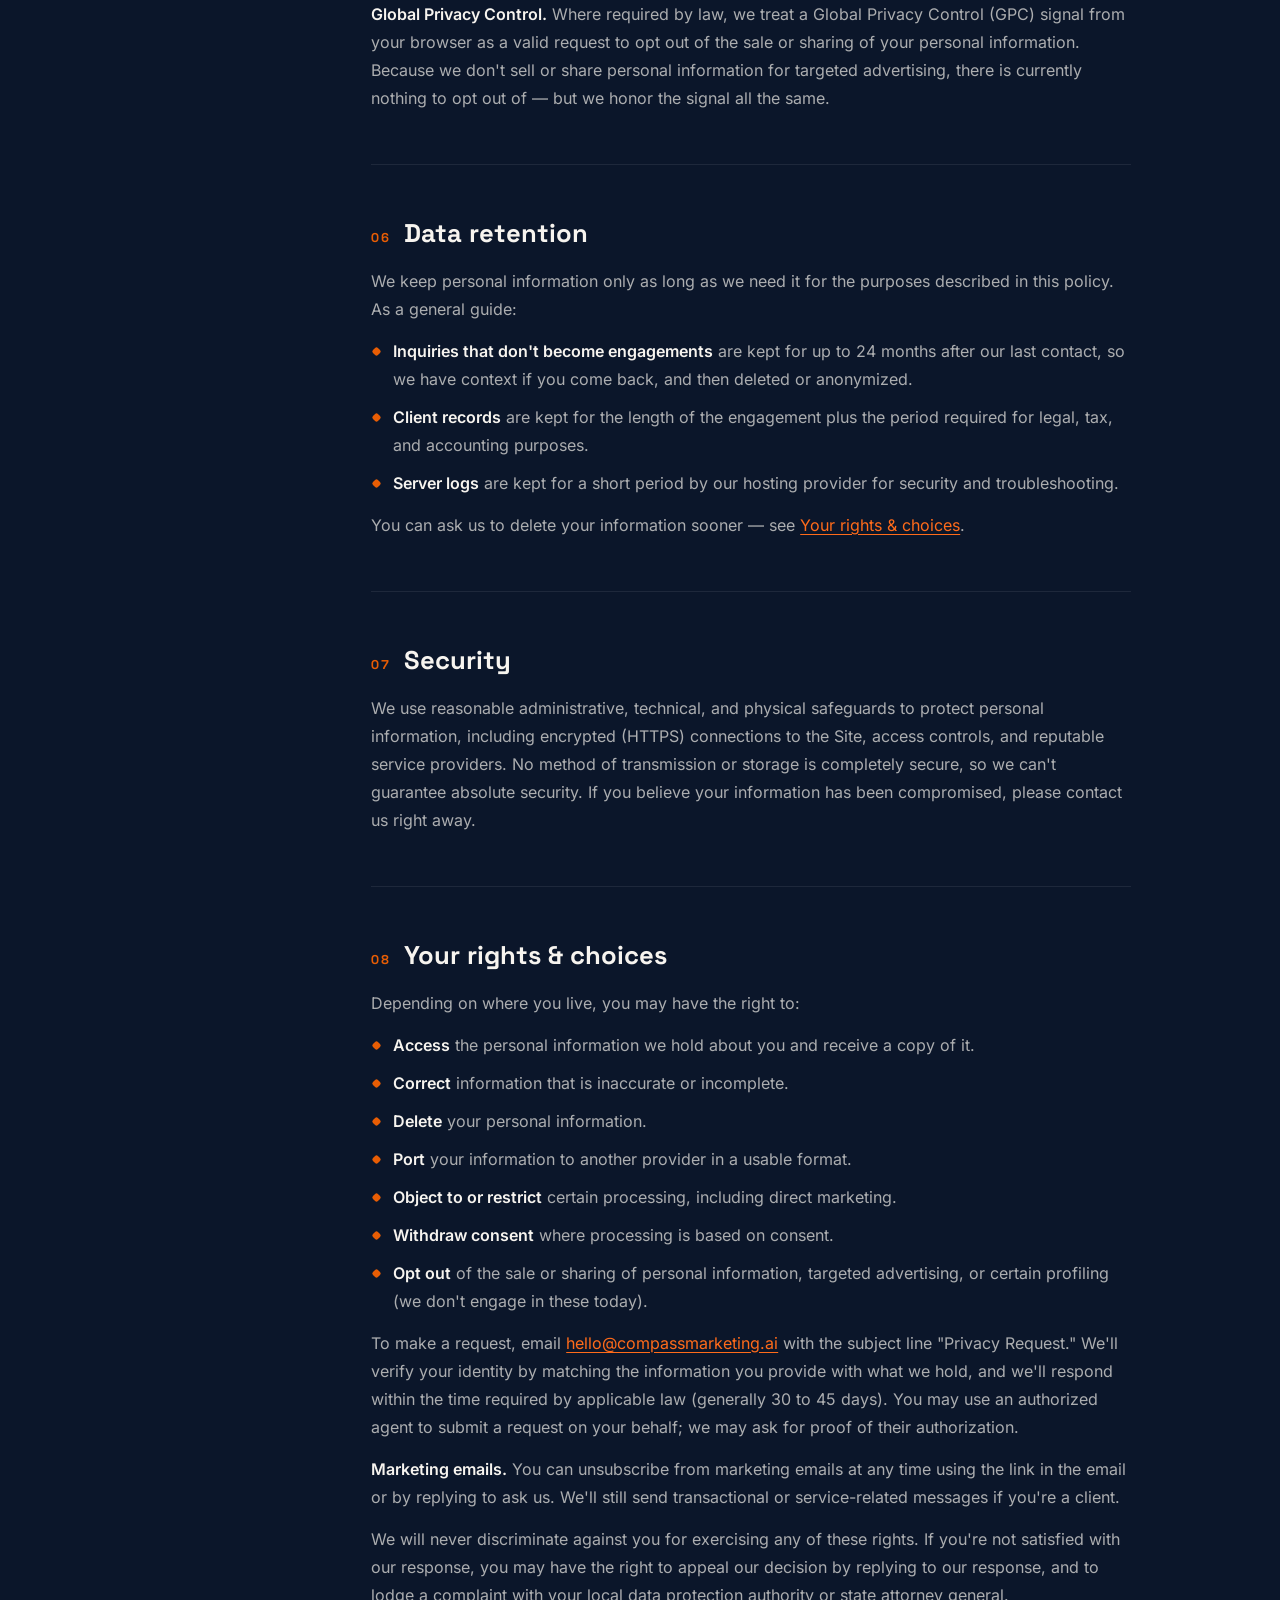
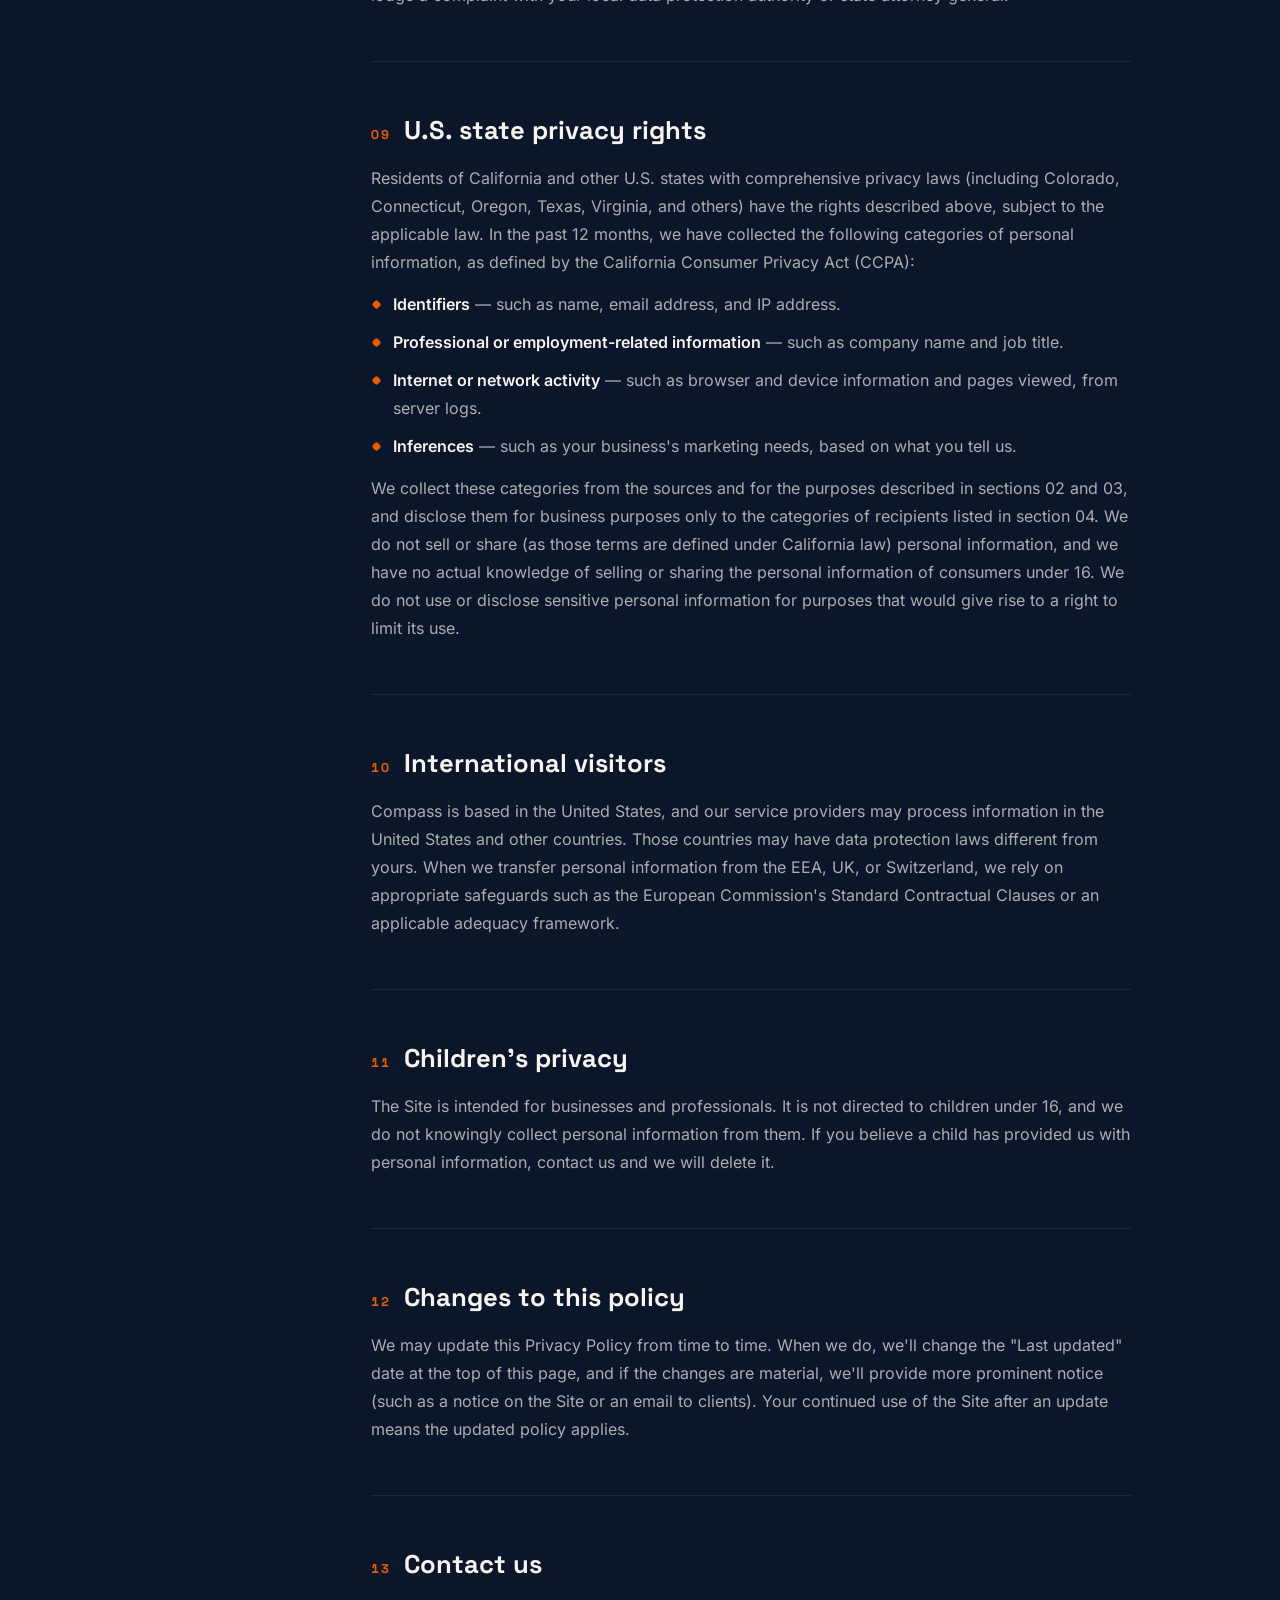
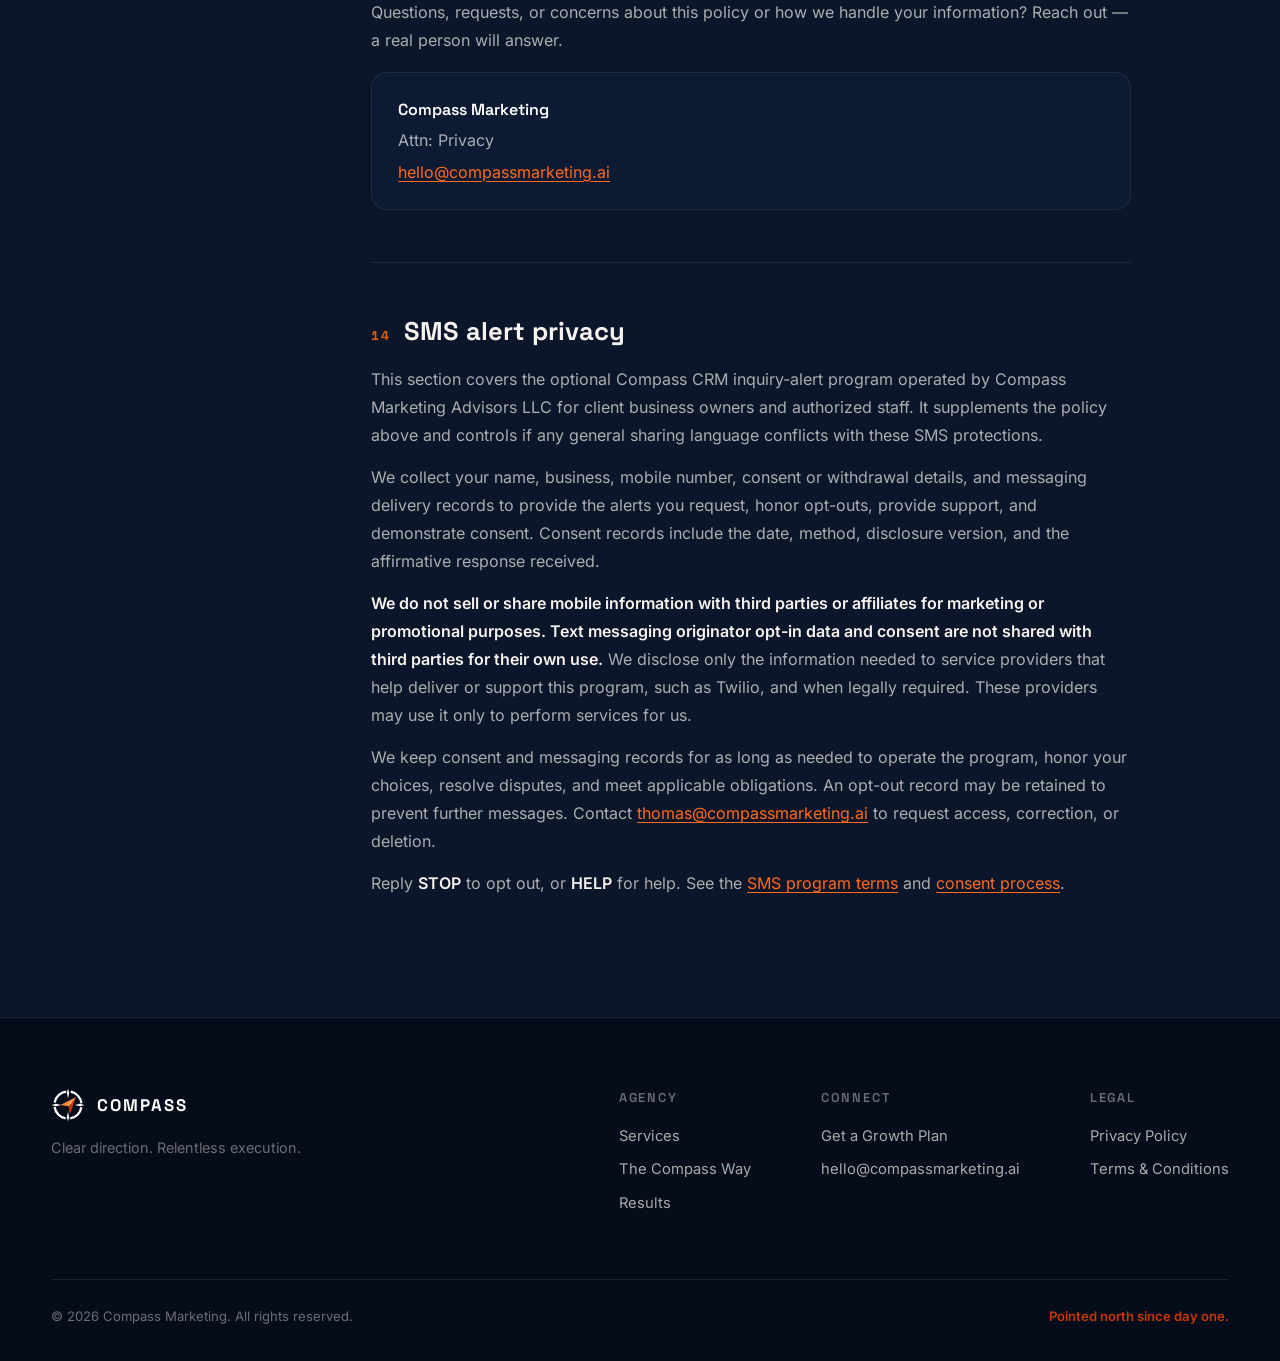
<file: privacy.html>
<!DOCTYPE html>
<html lang="en">
<head>
  <meta charset="UTF-8">
  <meta name="viewport" content="width=device-width, initial-scale=1.0">
  <title>Privacy Policy — Compass Marketing</title>
  <meta name="description" content="How Compass Marketing collects, uses, shares, and protects personal information when you visit our website or contact us.">
  <meta property="og:title" content="Privacy Policy — Compass Marketing">
  <meta property="og:type" content="website">
  <link rel="icon" type="image/svg+xml" href="assets/favicon.svg">
  <link rel="preload" href="assets/fonts/space-grotesk-var.woff2" as="font" type="font/woff2" crossorigin>
  <link rel="preload" href="assets/fonts/inter-var.woff2" as="font" type="font/woff2" crossorigin>
  <link rel="stylesheet" href="css/fonts.css">
  <link rel="stylesheet" href="css/style.css">
</head>
<body>

  <!-- ======= PROGRESS BAR ======= -->
  <div class="scroll-progress" id="scrollProgress"></div>

  <!-- ======= NAV ======= -->
  <header class="nav" id="nav">
    <div class="nav-inner">
      <a href="index.html" class="brand" aria-label="Compass Marketing home">
        <svg class="brand-mark" viewBox="0 0 100 100" width="54" height="54" aria-hidden="true">
          <g class="brand-ring">
            <circle cx="50" cy="50" r="40" fill="none" stroke="currentColor" stroke-width="6.5" stroke-dasharray="48.83 14" stroke-dashoffset="55.83"/>
            <polygon points="50,2 53.5,14 50,30 46.5,14" fill="currentColor"/>
            <polygon points="50,98 53.5,86 50,70 46.5,86" fill="currentColor"/>
            <polygon points="2,50 14,46.5 30,50 14,53.5" fill="currentColor"/>
            <polygon points="98,50 86,46.5 70,50 86,53.5" fill="currentColor"/>
            <g stroke="#FF6B1A" stroke-width="3" stroke-linecap="round">
              <line x1="31" y1="31" x2="36" y2="36"/>
              <line x1="35" y1="65" x2="39" y2="61"/>
              <line x1="65" y1="65" x2="61" y2="61"/>
            </g>
          </g>
          <g class="brand-needle">
            <polygon points="73.8,26.2 27.9,50 51.7,53.4" fill="#FF8A3D"/>
            <polygon points="73.8,26.2 51.7,53.4 55.1,77.2" fill="#C83803"/>
            <polygon points="73.8,26.2 51.7,53.4 56.8,43.2" fill="#FFFFFF" opacity=".85"/>
          </g>
        </svg>
        <span class="brand-word">COMPASS</span>
      </a>
      <nav class="nav-links" id="navLinks" aria-label="Primary">
        <a href="index.html#services">Services</a>
        <a href="index.html#process">The Compass Way</a>
        <a href="index.html#results">Results</a>
        <a href="index.html#testimonials">Clients</a>
        <a href="index.html#contact" class="btn btn-nav">Get a Free Growth Plan</a>
      </nav>
      <button class="nav-toggle" id="navToggle" aria-label="Toggle menu" aria-expanded="false">
        <span></span><span></span><span></span>
      </button>
    </div>
  </header>

  <main>
    <!-- ======= LEGAL HERO ======= -->
    <section class="legal-hero">
      <div class="hero-grid" aria-hidden="true"></div>
      <div class="container">
        <span class="section-tag">LEGAL</span>
        <h1>Privacy <em>Policy</em></h1>
        <p>Plain-language answers to what we collect, why we collect it, and the control you have over it. No fine-print games.</p>
        <div class="legal-meta">
          <span>Effective: <strong>September 24, 2026</strong></span>
          <span>Last updated: <strong>October 11, 2026</strong></span>
        </div>
      </div>
    </section>

    <!-- ======= LEGAL BODY ======= -->
    <section class="legal">
      <div class="container legal-layout">
        <nav class="legal-toc" aria-label="On this page">
          <h2>ON THIS PAGE</h2>
          <ol>
            <li><a href="#overview">Overview</a></li>
            <li><a href="#collect">Information we collect</a></li>
            <li><a href="#use">How we use it</a></li>
            <li><a href="#share">How we share it</a></li>
            <li><a href="#cookies">Cookies &amp; tracking</a></li>
            <li><a href="#retention">Data retention</a></li>
            <li><a href="#security">Security</a></li>
            <li><a href="#rights">Your rights &amp; choices</a></li>
            <li><a href="#us-states">U.S. state privacy rights</a></li>
            <li><a href="#international">International visitors</a></li>
            <li><a href="#children">Children's privacy</a></li>
            <li><a href="#changes">Changes to this policy</a></li>
            <li><a href="#contact-us">Contact us</a></li>
            <li><a href="#sms-alerts">SMS alert privacy</a></li>
          </ol>
        </nav>

        <article class="legal-body">
          <section id="overview">
            <h2><span class="legal-num">01</span> Overview</h2>
            <p>This Privacy Policy explains how Compass Marketing ("<strong>Compass</strong>," "<strong>we</strong>," "<strong>us</strong>," or "<strong>our</strong>") collects, uses, shares, and protects personal information when you visit <strong>compassmarketing.ai</strong> (the "<strong>Site</strong>"), request a free growth plan, or otherwise communicate with us.</p>
            <p>This policy does not cover personal information we process on behalf of our clients while delivering marketing services (for example, a client's customer lists or ad-platform data). That information is handled under our written agreement with that client and the client's own privacy policy.</p>
            <div class="legal-callout">
              <p><strong>The short version:</strong> we collect what you choose to send us through the contact form or email, plus basic technical data our hosting provider logs automatically. We use it to reply to you and run our business. We don't sell your personal information, and we don't run third-party advertising trackers on this Site.</p>
            </div>
          </section>

          <section id="collect">
            <h2><span class="legal-num">02</span> Information we collect</h2>
            <h3>Information you give us</h3>
            <p>When you fill out our "Free Growth Plan" form, email us, book a call, or otherwise reach out, we collect the information you provide, which may include:</p>
            <ul>
              <li><strong>Contact details</strong> — your name, work email address, and phone number if you share it.</li>
              <li><strong>Business details</strong> — your company name, role, website, and the goals or challenges you describe.</li>
              <li><strong>Communications</strong> — the content of messages, call notes, and any files you send us.</li>
            </ul>
            <p>Please don't send us sensitive personal information (such as health, financial account, or government ID details) through the Site. We don't need it to prepare a growth plan.</p>

            <h3>Information collected automatically</h3>
            <p>Like most websites, the servers that host our Site automatically record standard technical information when you visit, such as your IP address, browser type and version, device and operating system, referring URL, pages requested, and the date and time of your visit. This data is used to deliver the Site, keep it secure, and diagnose problems.</p>

            <h3>Information from other sources</h3>
            <p>We may receive business contact information about you from publicly available sources (such as your company's website or professional networking profiles), from referral partners, or from people who introduce us to you. We combine this with information you provide only to understand your business and follow up on your inquiry.</p>
          </section>

          <section id="use">
            <h2><span class="legal-num">03</span> How we use your information</h2>
            <p>We use personal information to:</p>
            <ul>
              <li>Respond to your inquiry, prepare your free growth plan, and schedule and hold calls with you.</li>
              <li>Evaluate, propose, and deliver our marketing services if you become a client.</li>
              <li>Send you information you've requested and, where permitted, occasional updates about our services. You can opt out at any time.</li>
              <li>Operate, maintain, secure, and improve the Site, including preventing spam, fraud, and abuse.</li>
              <li>Comply with legal obligations, enforce our <a href="terms.html">Terms &amp; Conditions</a>, and protect our rights and the rights of others.</li>
            </ul>
            <p>If you're in the European Economic Area or the United Kingdom, our legal bases for processing are: taking steps at your request before entering into a contract; our legitimate interests in responding to business inquiries, growing our business, and securing the Site; compliance with legal obligations; and your consent, where we ask for it (you may withdraw consent at any time).</p>
          </section>

          <section id="share">
            <h2><span class="legal-num">04</span> How we share your information</h2>
            <p><strong>We do not sell your personal information, and we do not share it for cross-context behavioral advertising.</strong> We share it only as described below:</p>
            <ul>
              <li><strong>Service providers.</strong> Vendors that help us run our business — such as website hosting, email, form handling, scheduling, CRM, and productivity tools — process information on our behalf and only as we instruct.</li>
              <li><strong>Professional advisors.</strong> Lawyers, accountants, and insurers, under duties of confidentiality.</li>
              <li><strong>Legal and safety.</strong> When we believe disclosure is required by law, subpoena, or court order, or is necessary to protect the rights, property, or safety of Compass, our clients, or others.</li>
              <li><strong>Business transfers.</strong> In connection with a merger, acquisition, financing, or sale of all or part of our business, subject to this policy's protections.</li>
              <li><strong>With your consent.</strong> In any other case where you've asked or agreed for us to share it.</li>
            </ul>
          </section>

          <section id="cookies">
            <h2><span class="legal-num">05</span> Cookies &amp; tracking</h2>
            <p>This Site is built to be lightweight. We host our own fonts and don't load third-party advertising pixels, social-media trackers, or cross-site tracking cookies. Your browser may store small technical items (such as cached files) needed for the Site to load and work properly.</p>
            <p>If we add analytics or other cookies in the future, we'll update this policy first and, where the law requires, ask for your consent. You can block or delete cookies at any time through your browser settings.</p>
            <p><strong>Global Privacy Control.</strong> Where required by law, we treat a Global Privacy Control (GPC) signal from your browser as a valid request to opt out of the sale or sharing of your personal information. Because we don't sell or share personal information for targeted advertising, there is currently nothing to opt out of — but we honor the signal all the same.</p>
          </section>

          <section id="retention">
            <h2><span class="legal-num">06</span> Data retention</h2>
            <p>We keep personal information only as long as we need it for the purposes described in this policy. As a general guide:</p>
            <ul>
              <li><strong>Inquiries that don't become engagements</strong> are kept for up to 24 months after our last contact, so we have context if you come back, and then deleted or anonymized.</li>
              <li><strong>Client records</strong> are kept for the length of the engagement plus the period required for legal, tax, and accounting purposes.</li>
              <li><strong>Server logs</strong> are kept for a short period by our hosting provider for security and troubleshooting.</li>
            </ul>
            <p>You can ask us to delete your information sooner — see <a href="#rights">Your rights &amp; choices</a>.</p>
          </section>

          <section id="security">
            <h2><span class="legal-num">07</span> Security</h2>
            <p>We use reasonable administrative, technical, and physical safeguards to protect personal information, including encrypted (HTTPS) connections to the Site, access controls, and reputable service providers. No method of transmission or storage is completely secure, so we can't guarantee absolute security. If you believe your information has been compromised, please contact us right away.</p>
          </section>

          <section id="rights">
            <h2><span class="legal-num">08</span> Your rights &amp; choices</h2>
            <p>Depending on where you live, you may have the right to:</p>
            <ul>
              <li><strong>Access</strong> the personal information we hold about you and receive a copy of it.</li>
              <li><strong>Correct</strong> information that is inaccurate or incomplete.</li>
              <li><strong>Delete</strong> your personal information.</li>
              <li><strong>Port</strong> your information to another provider in a usable format.</li>
              <li><strong>Object to or restrict</strong> certain processing, including direct marketing.</li>
              <li><strong>Withdraw consent</strong> where processing is based on consent.</li>
              <li><strong>Opt out</strong> of the sale or sharing of personal information, targeted advertising, or certain profiling (we don't engage in these today).</li>
            </ul>
            <p>To make a request, email <a href="mailto:hello@compassmarketing.ai?subject=Privacy%20Request">hello@compassmarketing.ai</a> with the subject line "Privacy Request." We'll verify your identity by matching the information you provide with what we hold, and we'll respond within the time required by applicable law (generally 30 to 45 days). You may use an authorized agent to submit a request on your behalf; we may ask for proof of their authorization.</p>
            <p><strong>Marketing emails.</strong> You can unsubscribe from marketing emails at any time using the link in the email or by replying to ask us. We'll still send transactional or service-related messages if you're a client.</p>
            <p>We will never discriminate against you for exercising any of these rights. If you're not satisfied with our response, you may have the right to appeal our decision by replying to our response, and to lodge a complaint with your local data protection authority or state attorney general.</p>
          </section>

          <section id="us-states">
            <h2><span class="legal-num">09</span> U.S. state privacy rights</h2>
            <p>Residents of California and other U.S. states with comprehensive privacy laws (including Colorado, Connecticut, Oregon, Texas, Virginia, and others) have the rights described above, subject to the applicable law. In the past 12 months, we have collected the following categories of personal information, as defined by the California Consumer Privacy Act (CCPA):</p>
            <ul>
              <li><strong>Identifiers</strong> — such as name, email address, and IP address.</li>
              <li><strong>Professional or employment-related information</strong> — such as company name and job title.</li>
              <li><strong>Internet or network activity</strong> — such as browser and device information and pages viewed, from server logs.</li>
              <li><strong>Inferences</strong> — such as your business's marketing needs, based on what you tell us.</li>
            </ul>
            <p>We collect these categories from the sources and for the purposes described in sections 02 and 03, and disclose them for business purposes only to the categories of recipients listed in section 04. We do not sell or share (as those terms are defined under California law) personal information, and we have no actual knowledge of selling or sharing the personal information of consumers under 16. We do not use or disclose sensitive personal information for purposes that would give rise to a right to limit its use.</p>
          </section>

          <section id="international">
            <h2><span class="legal-num">10</span> International visitors</h2>
            <p>Compass is based in the United States, and our service providers may process information in the United States and other countries. Those countries may have data protection laws different from yours. When we transfer personal information from the EEA, UK, or Switzerland, we rely on appropriate safeguards such as the European Commission's Standard Contractual Clauses or an applicable adequacy framework.</p>
          </section>

          <section id="children">
            <h2><span class="legal-num">11</span> Children's privacy</h2>
            <p>The Site is intended for businesses and professionals. It is not directed to children under 16, and we do not knowingly collect personal information from them. If you believe a child has provided us with personal information, contact us and we will delete it.</p>
          </section>

          <section id="changes">
            <h2><span class="legal-num">12</span> Changes to this policy</h2>
            <p>We may update this Privacy Policy from time to time. When we do, we'll change the "Last updated" date at the top of this page, and if the changes are material, we'll provide more prominent notice (such as a notice on the Site or an email to clients). Your continued use of the Site after an update means the updated policy applies.</p>
          </section>

          <section id="contact-us">
            <h2><span class="legal-num">13</span> Contact us</h2>
            <p>Questions, requests, or concerns about this policy or how we handle your information? Reach out — a real person will answer.</p>
            <address class="legal-contact">
              <strong>Compass Marketing</strong>
              <span>Attn: Privacy</span>
              <a href="mailto:hello@compassmarketing.ai?subject=Privacy%20Request">hello@compassmarketing.ai</a>
            </address>
          </section>
          <section id="sms-alerts">
            <h2><span class="legal-num">14</span> SMS alert privacy</h2>
            <p>This section covers the optional Compass CRM inquiry-alert program operated by Compass Marketing Advisors LLC for client business owners and authorized staff. It supplements the policy above and controls if any general sharing language conflicts with these SMS protections.</p>
            <p>We collect your name, business, mobile number, consent or withdrawal details, and messaging delivery records to provide the alerts you request, honor opt-outs, provide support, and demonstrate consent. Consent records include the date, method, disclosure version, and the affirmative response received.</p>
            <p><strong>We do not sell or share mobile information with third parties or affiliates for marketing or promotional purposes. Text messaging originator opt-in data and consent are not shared with third parties for their own use.</strong> We disclose only the information needed to service providers that help deliver or support this program, such as Twilio, and when legally required. These providers may use it only to perform services for us.</p>
            <p>We keep consent and messaging records for as long as needed to operate the program, honor your choices, resolve disputes, and meet applicable obligations. An opt-out record may be retained to prevent further messages. Contact <a href="mailto:thomas@compassmarketing.ai">thomas@compassmarketing.ai</a> to request access, correction, or deletion.</p>
            <p>Reply <strong>STOP</strong> to opt out, or <strong>HELP</strong> for help. See the <a href="terms.html#sms-alerts">SMS program terms</a> and <a href="sms-consent.html">consent process</a>.</p>
          </section>
        </article>
      </div>
    </section>
  </main>

  <!-- ======= FOOTER ======= -->
  <footer class="footer">
    <div class="container footer-inner">
      <div class="footer-brand">
        <a href="index.html" class="brand brand-footer">
          <svg class="brand-mark" viewBox="0 0 100 100" width="34" height="34" aria-hidden="true">
            <circle cx="50" cy="50" r="40" fill="none" stroke="currentColor" stroke-width="6.5" stroke-dasharray="48.83 14" stroke-dashoffset="55.83"/>
            <polygon points="50,2 53.5,14 50,30 46.5,14" fill="currentColor"/>
            <polygon points="50,98 53.5,86 50,70 46.5,86" fill="currentColor"/>
            <polygon points="2,50 14,46.5 30,50 14,53.5" fill="currentColor"/>
            <polygon points="98,50 86,46.5 70,50 86,53.5" fill="currentColor"/>
            <polygon points="73.8,26.2 27.9,50 51.7,53.4" fill="#FF8A3D"/>
            <polygon points="73.8,26.2 51.7,53.4 55.1,77.2" fill="#C83803"/>
            <polygon points="73.8,26.2 51.7,53.4 56.8,43.2" fill="#FFFFFF" opacity=".85"/>
          </svg>
          <span class="brand-word">COMPASS</span>
        </a>
        <p>Clear direction. Relentless execution.</p>
      </div>
      <nav class="footer-links" aria-label="Footer">
        <div>
          <h4>Agency</h4>
          <a href="index.html#services">Services</a>
          <a href="index.html#process">The Compass Way</a>
          <a href="index.html#results">Results</a>
        </div>
        <div>
          <h4>Connect</h4>
          <a href="index.html#contact">Get a Growth Plan</a>
          <a href="mailto:hello@compassmarketing.ai">hello@compassmarketing.ai</a>
        </div>
        <div>
          <h4>Legal</h4>
          <a href="privacy.html" aria-current="page">Privacy Policy</a>
          <a href="terms.html">Terms &amp; Conditions</a>
        </div>
      </nav>
    </div>
    <div class="container footer-bottom">
      <p>© <span id="year">2026</span> Compass Marketing. All rights reserved.</p>
      <p class="footer-tag">Pointed north since day one.</p>
    </div>
  </footer>

  <script src="js/main.js" defer></script>
</body>
</html>
</file>
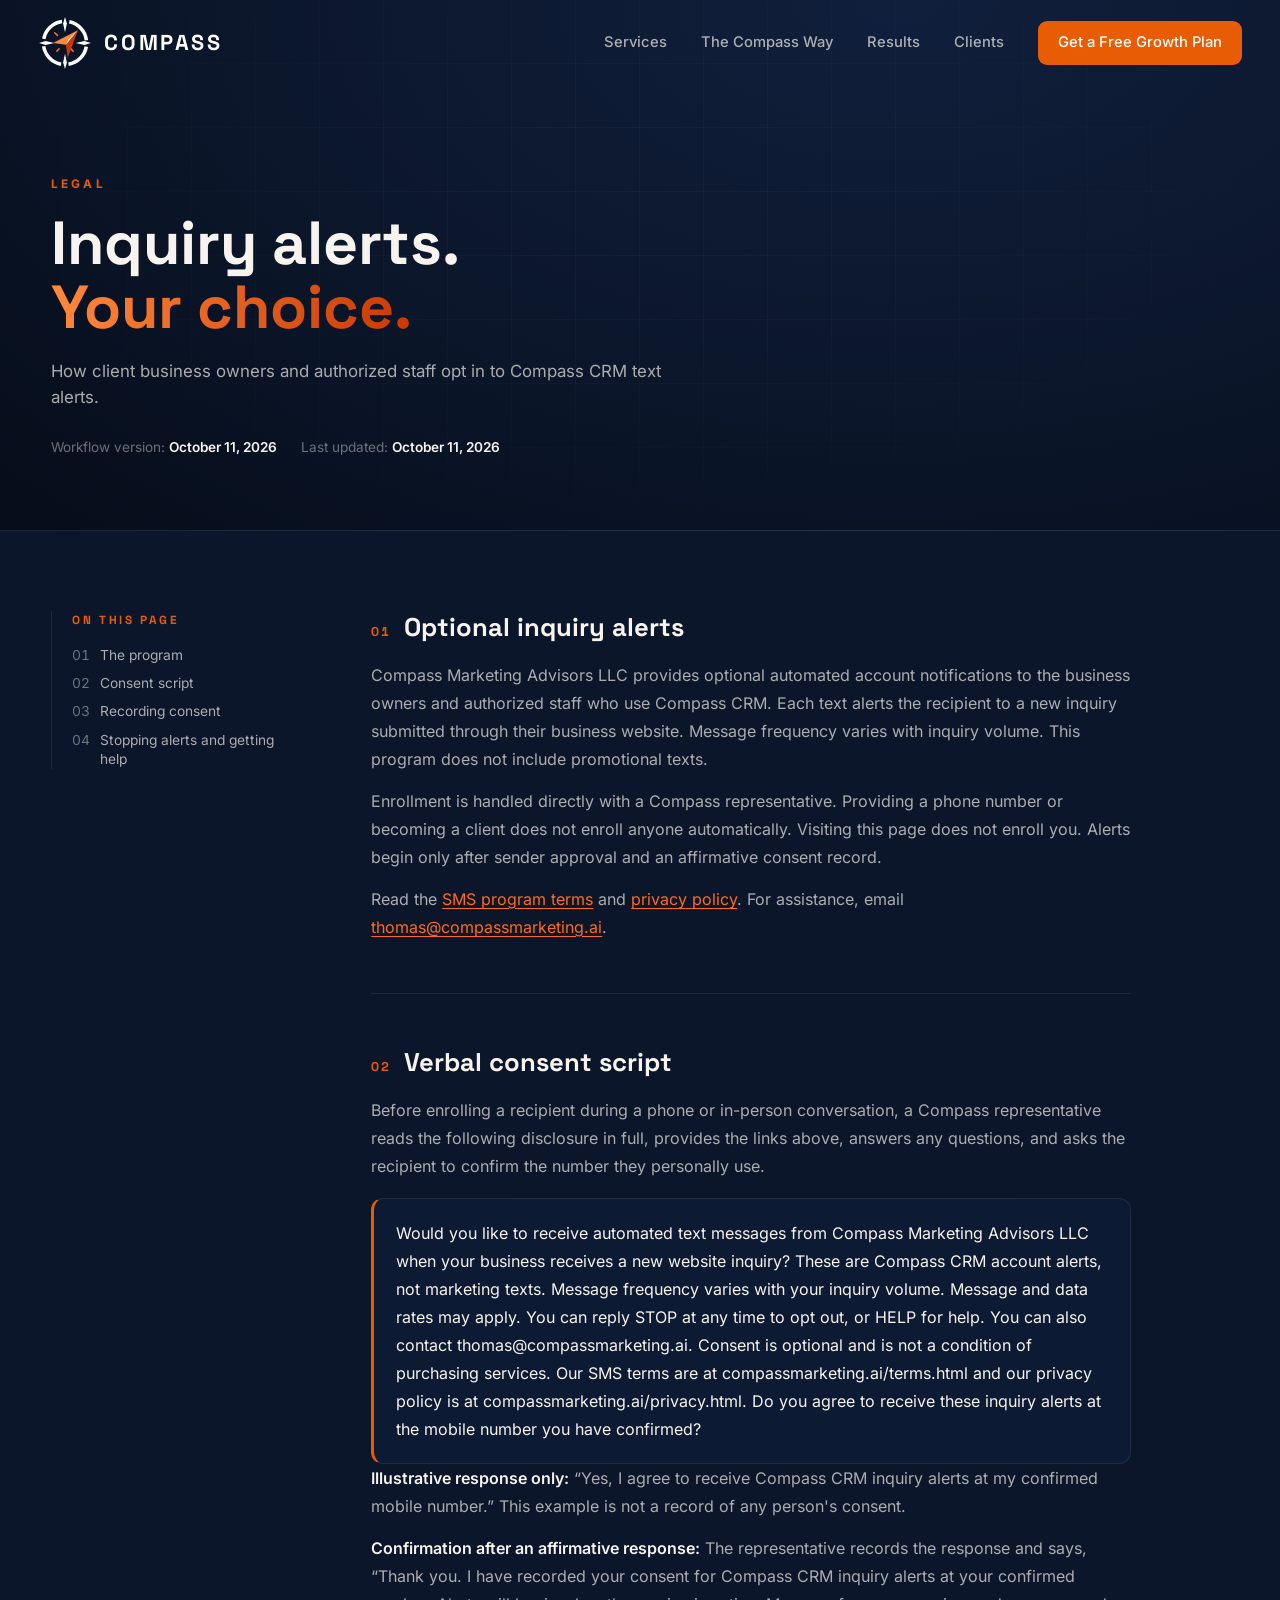
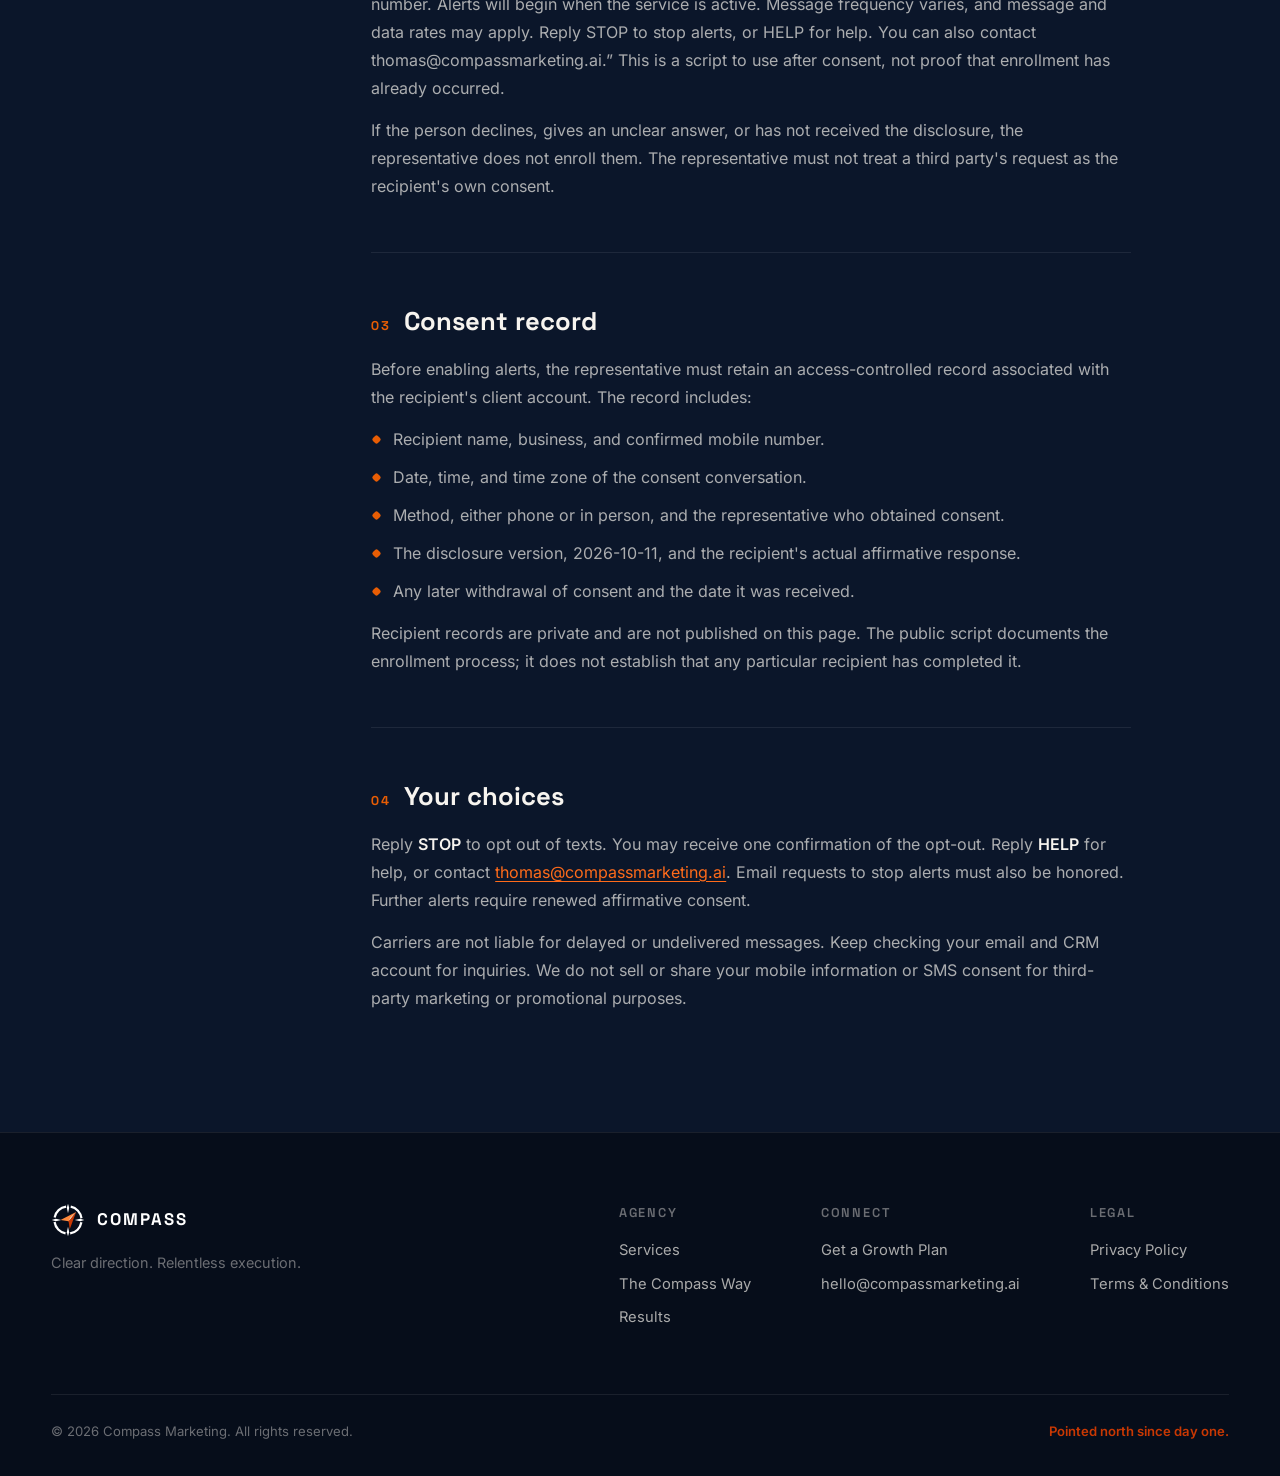
<file: sms-consent.html>
<!DOCTYPE html>
<html lang="en">
<head>
  <meta charset="UTF-8">
  <meta name="viewport" content="width=device-width, initial-scale=1.0">
  <title>SMS Consent Process | Compass Marketing</title>
  <meta name="description" content="The consent process for optional Compass CRM website inquiry text alerts.">
  <meta property="og:title" content="SMS Consent Process | Compass Marketing">
  <meta property="og:type" content="website">
  <link rel="icon" type="image/svg+xml" href="assets/favicon.svg">
  <link rel="preload" href="assets/fonts/space-grotesk-var.woff2" as="font" type="font/woff2" crossorigin>
  <link rel="preload" href="assets/fonts/inter-var.woff2" as="font" type="font/woff2" crossorigin>
  <link rel="stylesheet" href="css/fonts.css">
  <link rel="stylesheet" href="css/style.css">
</head>
<body>

  <!-- ======= PROGRESS BAR ======= -->
  <div class="scroll-progress" id="scrollProgress"></div>

  <!-- ======= NAV ======= -->
  <header class="nav" id="nav">
    <div class="nav-inner">
      <a href="index.html" class="brand" aria-label="Compass Marketing home">
        <svg class="brand-mark" viewBox="0 0 100 100" width="54" height="54" aria-hidden="true">
          <g class="brand-ring">
            <circle cx="50" cy="50" r="40" fill="none" stroke="currentColor" stroke-width="6.5" stroke-dasharray="48.83 14" stroke-dashoffset="55.83"/>
            <polygon points="50,2 53.5,14 50,30 46.5,14" fill="currentColor"/>
            <polygon points="50,98 53.5,86 50,70 46.5,86" fill="currentColor"/>
            <polygon points="2,50 14,46.5 30,50 14,53.5" fill="currentColor"/>
            <polygon points="98,50 86,46.5 70,50 86,53.5" fill="currentColor"/>
            <g stroke="#FF6B1A" stroke-width="3" stroke-linecap="round">
              <line x1="31" y1="31" x2="36" y2="36"/>
              <line x1="35" y1="65" x2="39" y2="61"/>
              <line x1="65" y1="65" x2="61" y2="61"/>
            </g>
          </g>
          <g class="brand-needle">
            <polygon points="73.8,26.2 27.9,50 51.7,53.4" fill="#FF8A3D"/>
            <polygon points="73.8,26.2 51.7,53.4 55.1,77.2" fill="#C83803"/>
            <polygon points="73.8,26.2 51.7,53.4 56.8,43.2" fill="#FFFFFF" opacity=".85"/>
          </g>
        </svg>
        <span class="brand-word">COMPASS</span>
      </a>
      <nav class="nav-links" id="navLinks" aria-label="Primary">
        <a href="index.html#services">Services</a>
        <a href="index.html#process">The Compass Way</a>
        <a href="index.html#results">Results</a>
        <a href="index.html#testimonials">Clients</a>
        <a href="index.html#contact" class="btn btn-nav">Get a Free Growth Plan</a>
      </nav>
      <button class="nav-toggle" id="navToggle" aria-label="Toggle menu" aria-expanded="false">
        <span></span><span></span><span></span>
      </button>
    </div>
  </header>

  <main>
    <!-- ======= LEGAL HERO ======= -->
    <section class="legal-hero">
      <div class="hero-grid" aria-hidden="true"></div>
      <div class="container">
        <span class="section-tag">LEGAL</span>
        <h1>Inquiry alerts.<br><em>Your choice.</em></h1>
        <p>How client business owners and authorized staff opt in to Compass CRM text alerts.</p>
        <div class="legal-meta">
          <span>Workflow version: <strong>October 11, 2026</strong></span>
          <span>Last updated: <strong>October 11, 2026</strong></span>
        </div>
      </div>
    </section>

    <!-- ======= LEGAL BODY ======= -->
    <section class="legal">
      <div class="container legal-layout">
        <nav class="legal-toc" aria-label="On this page">
<h2>ON THIS PAGE</h2><ol>
<li><a href="#program">The program</a></li>
<li><a href="#script">Consent script</a></li>
<li><a href="#record">Recording consent</a></li>
<li><a href="#choices">Stopping alerts and getting help</a></li>
</ol></nav>

        <article class="legal-body">
<section id="program">
<h2><span class="legal-num">01</span> Optional inquiry alerts</h2>
<p>Compass Marketing Advisors LLC provides optional automated account notifications to the business owners and authorized staff who use Compass CRM. Each text alerts the recipient to a new inquiry submitted through their business website. Message frequency varies with inquiry volume. This program does not include promotional texts.</p>
<p>Enrollment is handled directly with a Compass representative. Providing a phone number or becoming a client does not enroll anyone automatically. Visiting this page does not enroll you. Alerts begin only after sender approval and an affirmative consent record.</p>
<p>Read the <a href="terms.html#sms-alerts">SMS program terms</a> and <a href="privacy.html#sms-alerts">privacy policy</a>. For assistance, email <a href="mailto:thomas@compassmarketing.ai">thomas@compassmarketing.ai</a>.</p>
</section>
<section id="script">
<h2><span class="legal-num">02</span> Verbal consent script</h2>
<p>Before enrolling a recipient during a phone or in-person conversation, a Compass representative reads the following disclosure in full, provides the links above, answers any questions, and asks the recipient to confirm the number they personally use.</p>
<div class="legal-callout">
<p>Would you like to receive automated text messages from Compass Marketing Advisors LLC when your business receives a new website inquiry? These are Compass CRM account alerts, not marketing texts. Message frequency varies with your inquiry volume. Message and data rates may apply. You can reply STOP at any time to opt out, or HELP for help. You can also contact thomas@compassmarketing.ai. Consent is optional and is not a condition of purchasing services. Our SMS terms are at compassmarketing.ai/terms.html and our privacy policy is at compassmarketing.ai/privacy.html. Do you agree to receive these inquiry alerts at the mobile number you have confirmed?</p>
</div>
<p><strong>Illustrative response only:</strong> “Yes, I agree to receive Compass CRM inquiry alerts at my confirmed mobile number.” This example is not a record of any person's consent.</p>
<p><strong>Confirmation after an affirmative response:</strong> The representative records the response and says, “Thank you. I have recorded your consent for Compass CRM inquiry alerts at your confirmed number. Alerts will begin when the service is active. Message frequency varies, and message and data rates may apply. Reply STOP to stop alerts, or HELP for help. You can also contact thomas@compassmarketing.ai.” This is a script to use after consent, not proof that enrollment has already occurred.</p>
<p>If the person declines, gives an unclear answer, or has not received the disclosure, the representative does not enroll them. The representative must not treat a third party's request as the recipient's own consent.</p>
</section>
<section id="record">
<h2><span class="legal-num">03</span> Consent record</h2>
<p>Before enabling alerts, the representative must retain an access-controlled record associated with the recipient's client account. The record includes:</p>
<ul>
<li>Recipient name, business, and confirmed mobile number.</li>
<li>Date, time, and time zone of the consent conversation.</li>
<li>Method, either phone or in person, and the representative who obtained consent.</li>
<li>The disclosure version, 2026-10-11, and the recipient's actual affirmative response.</li>
<li>Any later withdrawal of consent and the date it was received.</li>
</ul>
<p>Recipient records are private and are not published on this page. The public script documents the enrollment process; it does not establish that any particular recipient has completed it.</p>
</section>
<section id="choices">
<h2><span class="legal-num">04</span> Your choices</h2>
<p>Reply <strong>STOP</strong> to opt out of texts. You may receive one confirmation of the opt-out. Reply <strong>HELP</strong> for help, or contact <a href="mailto:thomas@compassmarketing.ai">thomas@compassmarketing.ai</a>. Email requests to stop alerts must also be honored. Further alerts require renewed affirmative consent.</p>
<p>Carriers are not liable for delayed or undelivered messages. Keep checking your email and CRM account for inquiries. We do not sell or share your mobile information or SMS consent for third-party marketing or promotional purposes.</p>
</section>
</article>
      </div>
    </section>
  </main>

  <!-- ======= FOOTER ======= -->
  <footer class="footer">
    <div class="container footer-inner">
      <div class="footer-brand">
        <a href="index.html" class="brand brand-footer">
          <svg class="brand-mark" viewBox="0 0 100 100" width="34" height="34" aria-hidden="true">
            <circle cx="50" cy="50" r="40" fill="none" stroke="currentColor" stroke-width="6.5" stroke-dasharray="48.83 14" stroke-dashoffset="55.83"/>
            <polygon points="50,2 53.5,14 50,30 46.5,14" fill="currentColor"/>
            <polygon points="50,98 53.5,86 50,70 46.5,86" fill="currentColor"/>
            <polygon points="2,50 14,46.5 30,50 14,53.5" fill="currentColor"/>
            <polygon points="98,50 86,46.5 70,50 86,53.5" fill="currentColor"/>
            <polygon points="73.8,26.2 27.9,50 51.7,53.4" fill="#FF8A3D"/>
            <polygon points="73.8,26.2 51.7,53.4 55.1,77.2" fill="#C83803"/>
            <polygon points="73.8,26.2 51.7,53.4 56.8,43.2" fill="#FFFFFF" opacity=".85"/>
          </svg>
          <span class="brand-word">COMPASS</span>
        </a>
        <p>Clear direction. Relentless execution.</p>
      </div>
      <nav class="footer-links" aria-label="Footer">
        <div>
          <h4>Agency</h4>
          <a href="index.html#services">Services</a>
          <a href="index.html#process">The Compass Way</a>
          <a href="index.html#results">Results</a>
        </div>
        <div>
          <h4>Connect</h4>
          <a href="index.html#contact">Get a Growth Plan</a>
          <a href="mailto:hello@compassmarketing.ai">hello@compassmarketing.ai</a>
        </div>
        <div>
          <h4>Legal</h4>
          <a href="privacy.html">Privacy Policy</a>
          <a href="terms.html">Terms &amp; Conditions</a>
        </div>
      </nav>
    </div>
    <div class="container footer-bottom">
      <p>© <span id="year">2026</span> Compass Marketing. All rights reserved.</p>
      <p class="footer-tag">Pointed north since day one.</p>
    </div>
  </footer>

  <script src="js/main.js" defer></script>
</body>
</html>
</file>
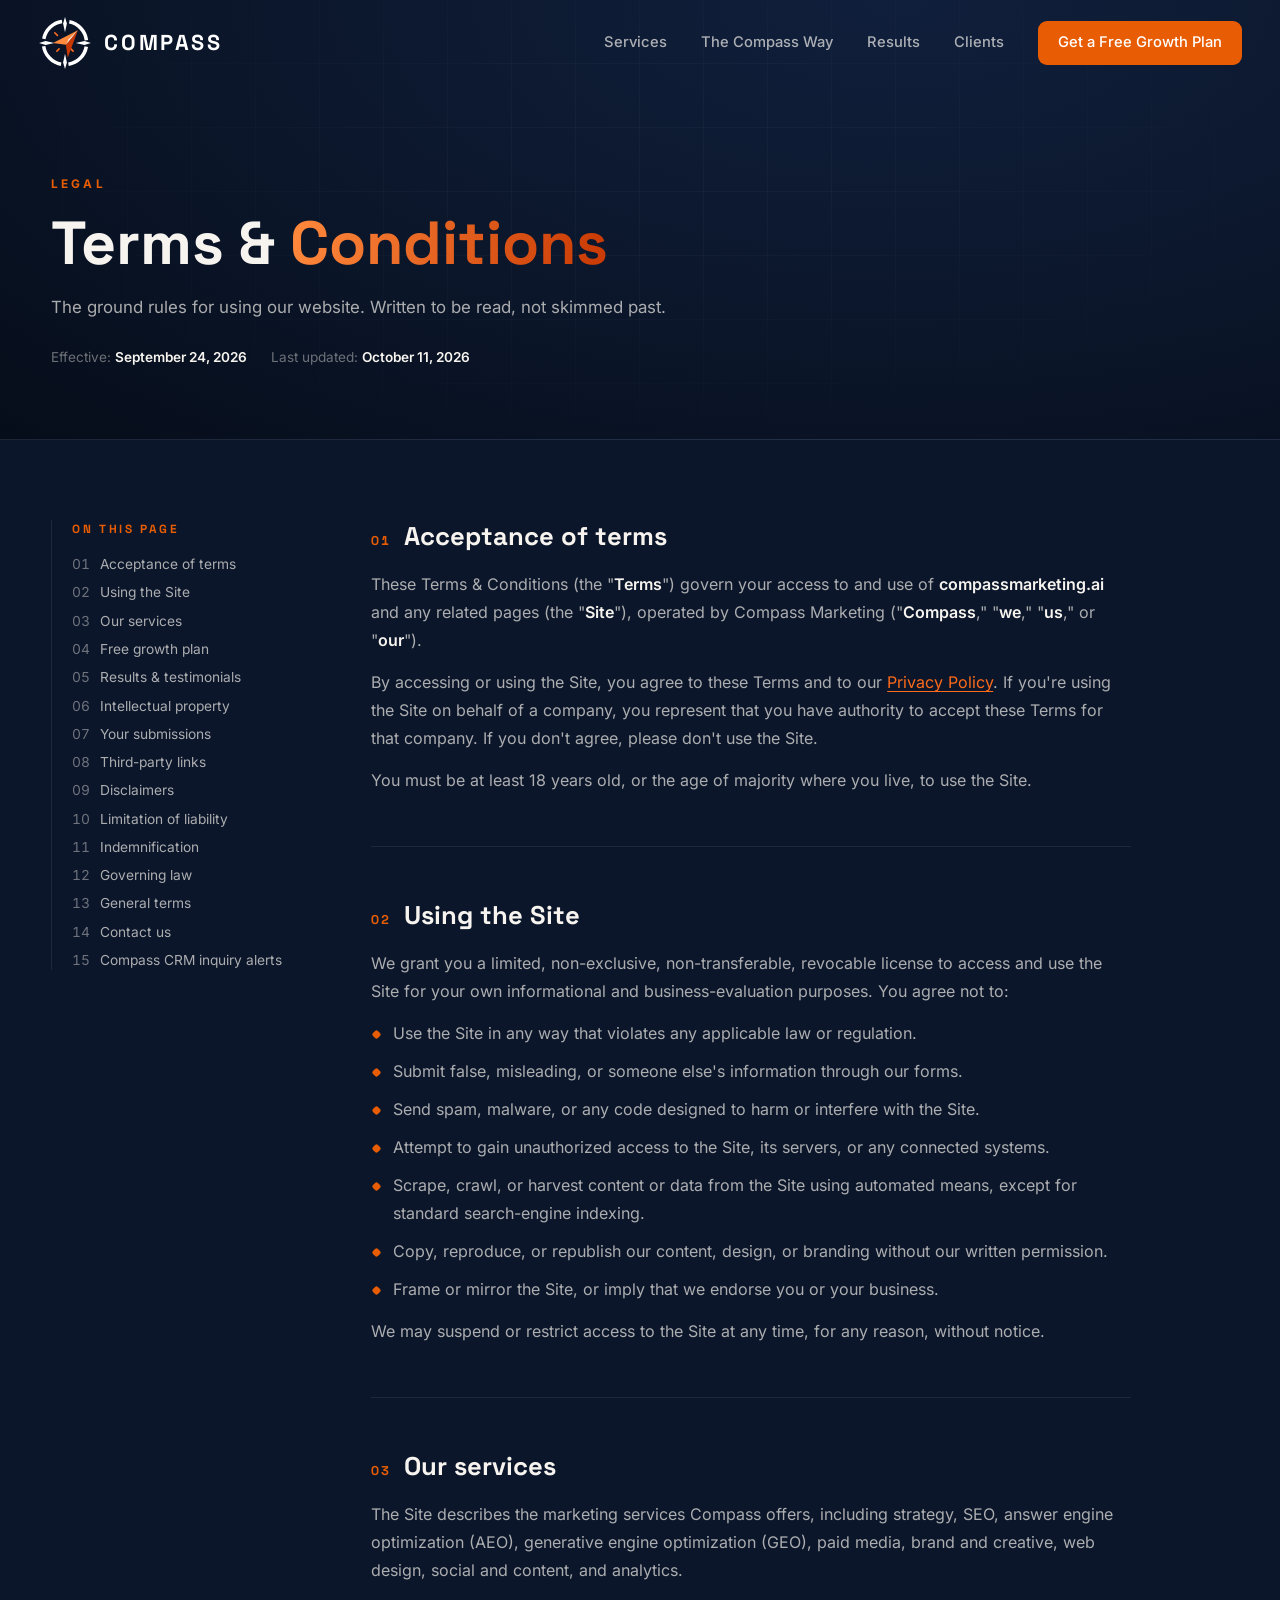
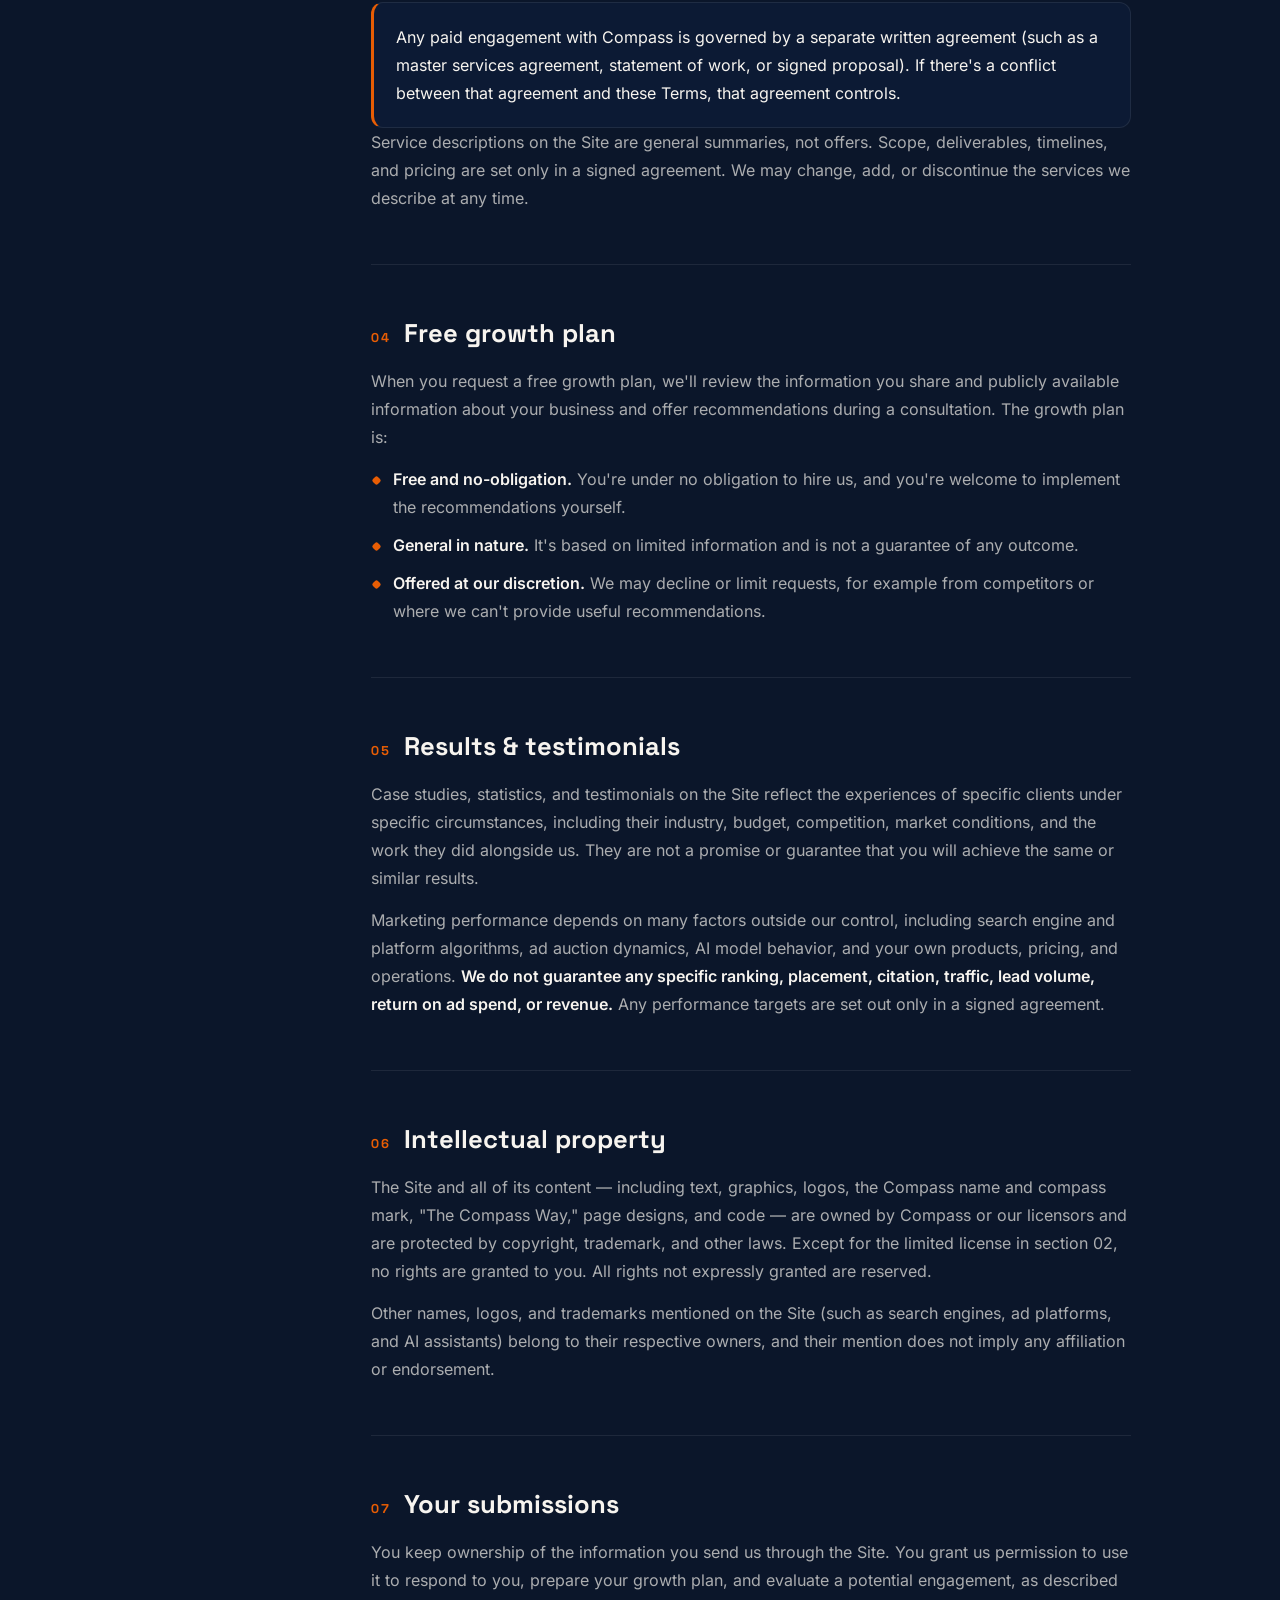
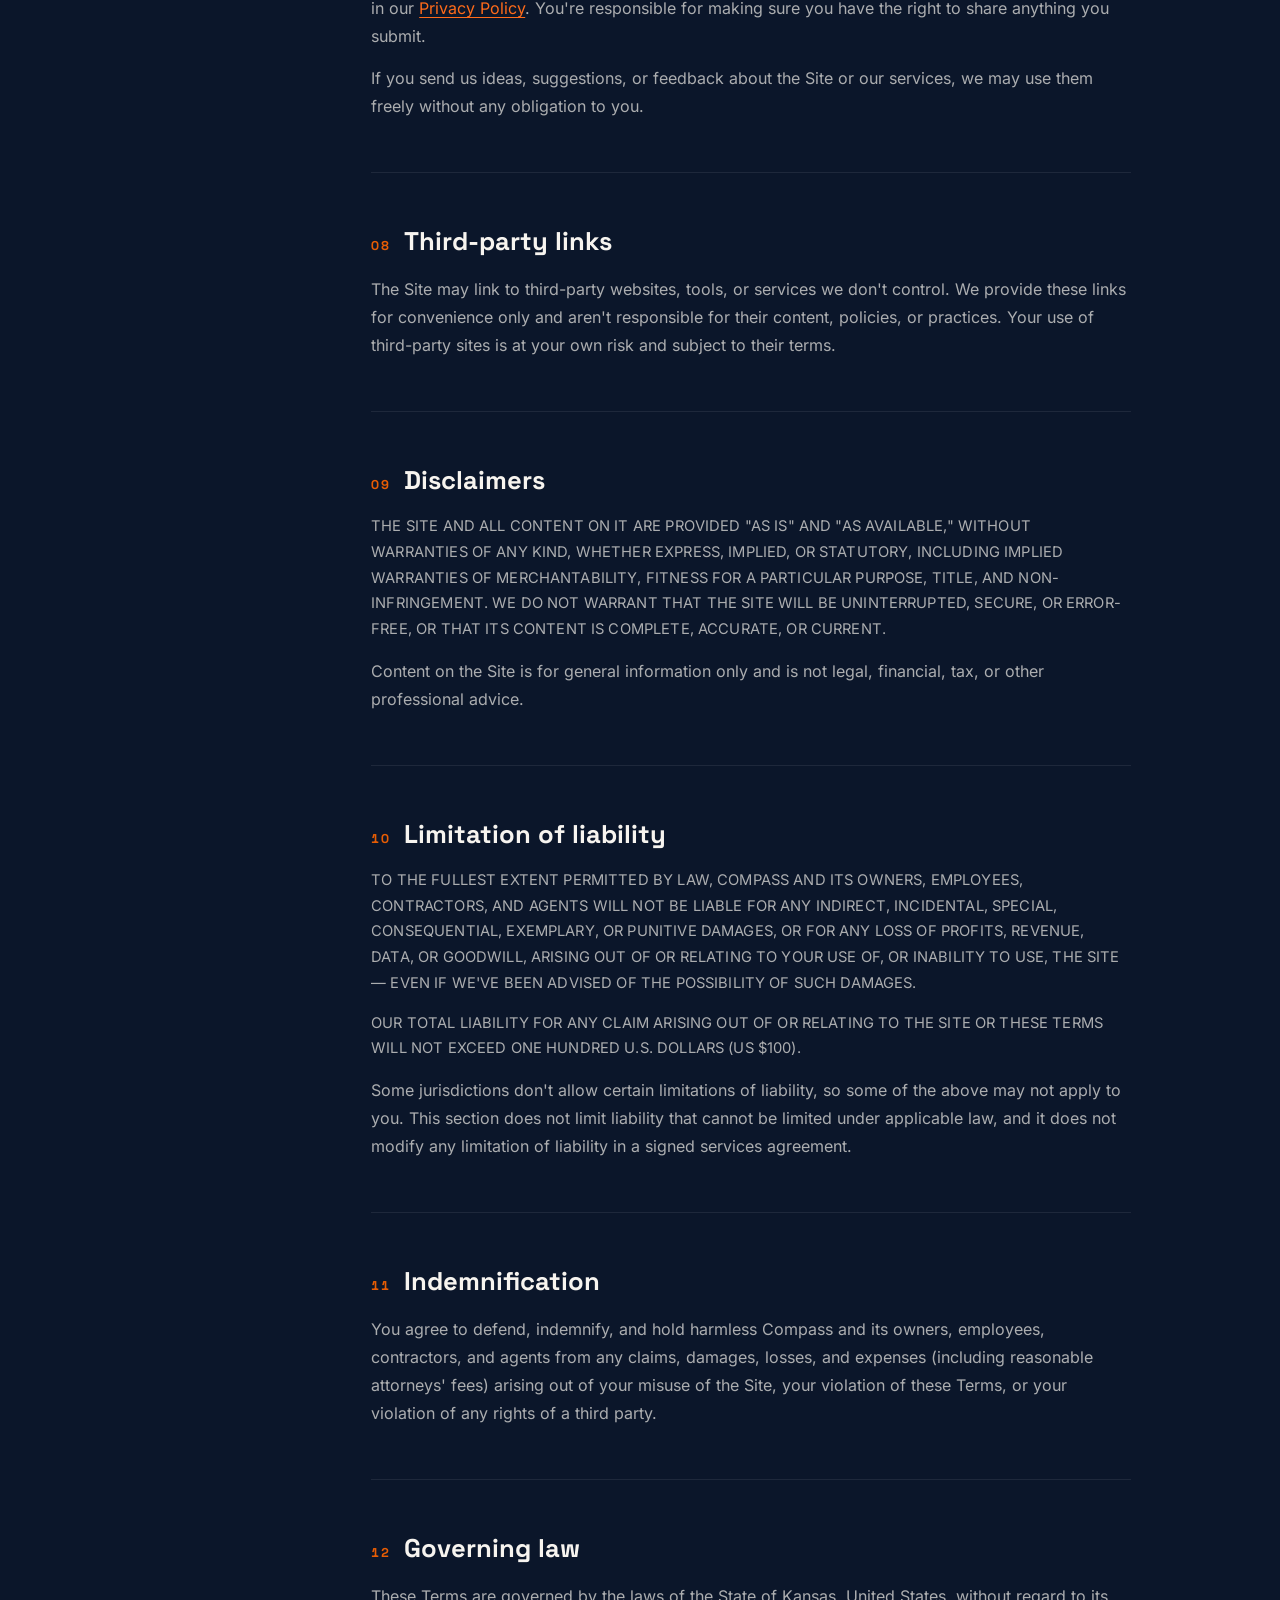
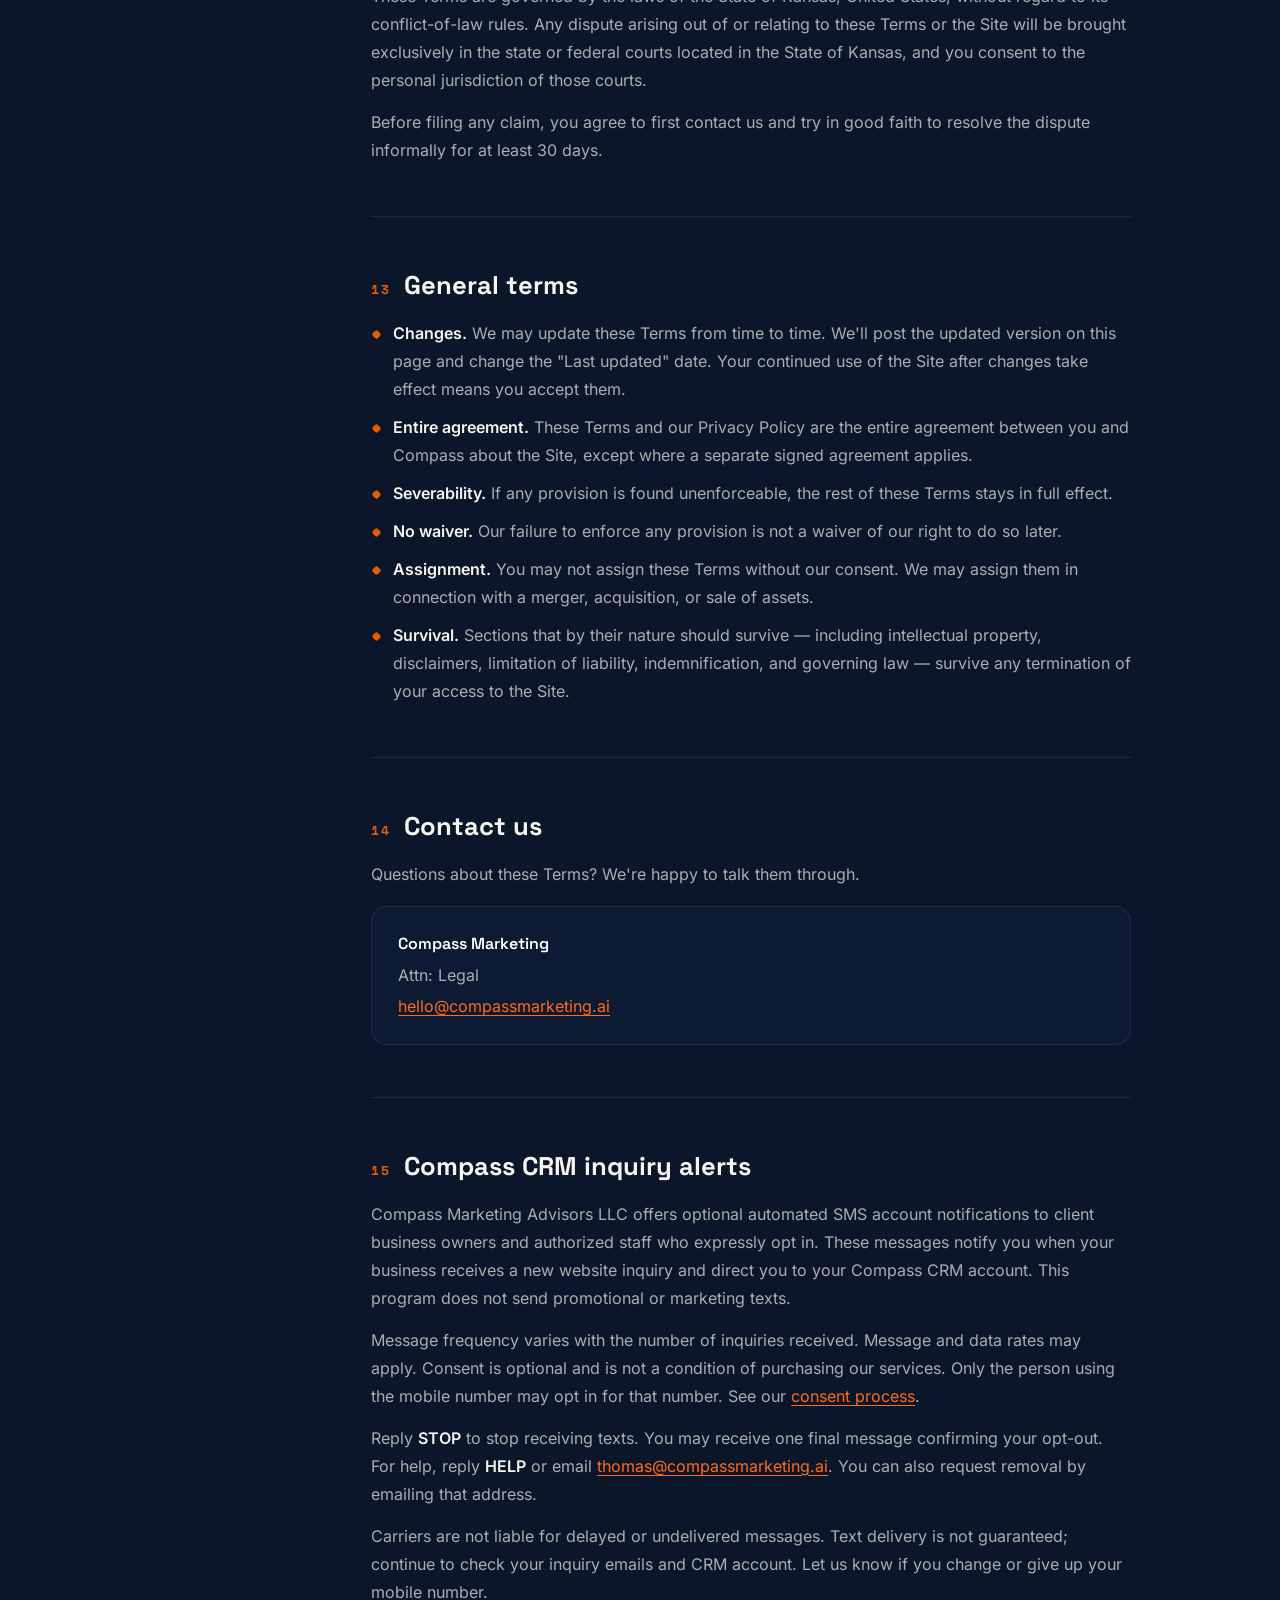
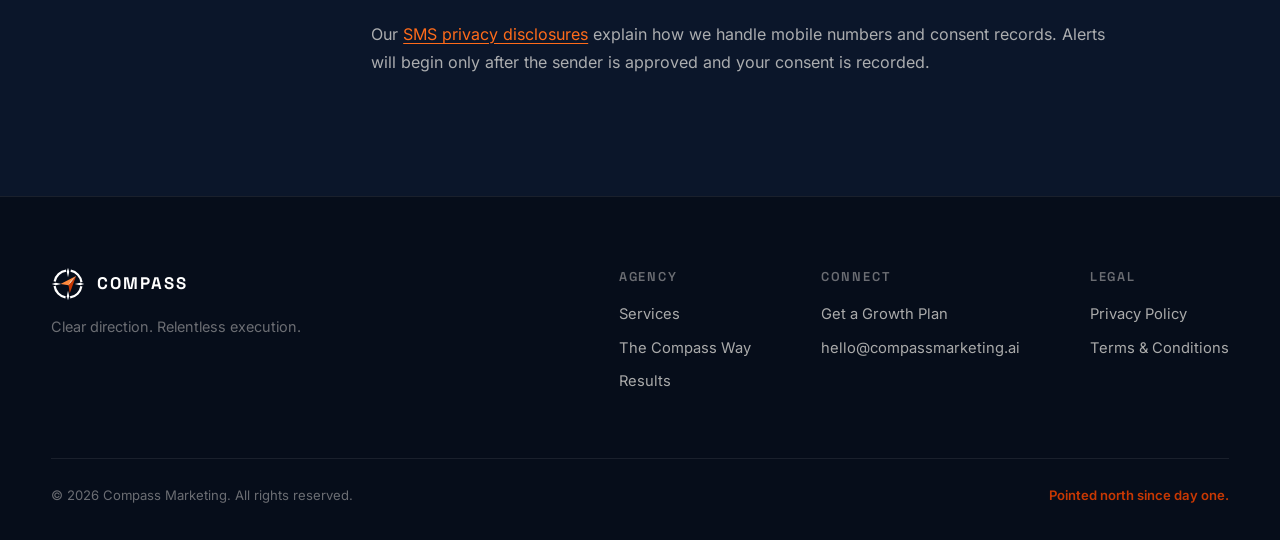
<file: terms.html>
<!DOCTYPE html>
<html lang="en">
<head>
  <meta charset="UTF-8">
  <meta name="viewport" content="width=device-width, initial-scale=1.0">
  <title>Terms &amp; Conditions — Compass Marketing</title>
  <meta name="description" content="The terms and conditions that govern your use of the Compass Marketing website.">
  <meta property="og:title" content="Terms &amp; Conditions — Compass Marketing">
  <meta property="og:type" content="website">
  <link rel="icon" type="image/svg+xml" href="assets/favicon.svg">
  <link rel="preload" href="assets/fonts/space-grotesk-var.woff2" as="font" type="font/woff2" crossorigin>
  <link rel="preload" href="assets/fonts/inter-var.woff2" as="font" type="font/woff2" crossorigin>
  <link rel="stylesheet" href="css/fonts.css">
  <link rel="stylesheet" href="css/style.css">
</head>
<body>

  <!-- ======= PROGRESS BAR ======= -->
  <div class="scroll-progress" id="scrollProgress"></div>

  <!-- ======= NAV ======= -->
  <header class="nav" id="nav">
    <div class="nav-inner">
      <a href="index.html" class="brand" aria-label="Compass Marketing home">
        <svg class="brand-mark" viewBox="0 0 100 100" width="54" height="54" aria-hidden="true">
          <g class="brand-ring">
            <circle cx="50" cy="50" r="40" fill="none" stroke="currentColor" stroke-width="6.5" stroke-dasharray="48.83 14" stroke-dashoffset="55.83"/>
            <polygon points="50,2 53.5,14 50,30 46.5,14" fill="currentColor"/>
            <polygon points="50,98 53.5,86 50,70 46.5,86" fill="currentColor"/>
            <polygon points="2,50 14,46.5 30,50 14,53.5" fill="currentColor"/>
            <polygon points="98,50 86,46.5 70,50 86,53.5" fill="currentColor"/>
            <g stroke="#FF6B1A" stroke-width="3" stroke-linecap="round">
              <line x1="31" y1="31" x2="36" y2="36"/>
              <line x1="35" y1="65" x2="39" y2="61"/>
              <line x1="65" y1="65" x2="61" y2="61"/>
            </g>
          </g>
          <g class="brand-needle">
            <polygon points="73.8,26.2 27.9,50 51.7,53.4" fill="#FF8A3D"/>
            <polygon points="73.8,26.2 51.7,53.4 55.1,77.2" fill="#C83803"/>
            <polygon points="73.8,26.2 51.7,53.4 56.8,43.2" fill="#FFFFFF" opacity=".85"/>
          </g>
        </svg>
        <span class="brand-word">COMPASS</span>
      </a>
      <nav class="nav-links" id="navLinks" aria-label="Primary">
        <a href="index.html#services">Services</a>
        <a href="index.html#process">The Compass Way</a>
        <a href="index.html#results">Results</a>
        <a href="index.html#testimonials">Clients</a>
        <a href="index.html#contact" class="btn btn-nav">Get a Free Growth Plan</a>
      </nav>
      <button class="nav-toggle" id="navToggle" aria-label="Toggle menu" aria-expanded="false">
        <span></span><span></span><span></span>
      </button>
    </div>
  </header>

  <main>
    <!-- ======= LEGAL HERO ======= -->
    <section class="legal-hero">
      <div class="hero-grid" aria-hidden="true"></div>
      <div class="container">
        <span class="section-tag">LEGAL</span>
        <h1>Terms &amp; <em>Conditions</em></h1>
        <p>The ground rules for using our website. Written to be read, not skimmed past.</p>
        <div class="legal-meta">
          <span>Effective: <strong>September 24, 2026</strong></span>
          <span>Last updated: <strong>October 11, 2026</strong></span>
        </div>
      </div>
    </section>

    <!-- ======= LEGAL BODY ======= -->
    <section class="legal">
      <div class="container legal-layout">
        <nav class="legal-toc" aria-label="On this page">
          <h2>ON THIS PAGE</h2>
          <ol>
            <li><a href="#acceptance">Acceptance of terms</a></li>
            <li><a href="#site-use">Using the Site</a></li>
            <li><a href="#services">Our services</a></li>
            <li><a href="#growth-plan">Free growth plan</a></li>
            <li><a href="#results">Results &amp; testimonials</a></li>
            <li><a href="#ip">Intellectual property</a></li>
            <li><a href="#submissions">Your submissions</a></li>
            <li><a href="#third-party">Third-party links</a></li>
            <li><a href="#disclaimers">Disclaimers</a></li>
            <li><a href="#liability">Limitation of liability</a></li>
            <li><a href="#indemnity">Indemnification</a></li>
            <li><a href="#law">Governing law</a></li>
            <li><a href="#general">General terms</a></li>
            <li><a href="#contact-us">Contact us</a></li>
            <li><a href="#sms-alerts">Compass CRM inquiry alerts</a></li>
          </ol>
        </nav>

        <article class="legal-body">
          <section id="acceptance">
            <h2><span class="legal-num">01</span> Acceptance of terms</h2>
            <p>These Terms &amp; Conditions (the "<strong>Terms</strong>") govern your access to and use of <strong>compassmarketing.ai</strong> and any related pages (the "<strong>Site</strong>"), operated by Compass Marketing ("<strong>Compass</strong>," "<strong>we</strong>," "<strong>us</strong>," or "<strong>our</strong>").</p>
            <p>By accessing or using the Site, you agree to these Terms and to our <a href="privacy.html">Privacy Policy</a>. If you're using the Site on behalf of a company, you represent that you have authority to accept these Terms for that company. If you don't agree, please don't use the Site.</p>
            <p>You must be at least 18 years old, or the age of majority where you live, to use the Site.</p>
          </section>

          <section id="site-use">
            <h2><span class="legal-num">02</span> Using the Site</h2>
            <p>We grant you a limited, non-exclusive, non-transferable, revocable license to access and use the Site for your own informational and business-evaluation purposes. You agree not to:</p>
            <ul>
              <li>Use the Site in any way that violates any applicable law or regulation.</li>
              <li>Submit false, misleading, or someone else's information through our forms.</li>
              <li>Send spam, malware, or any code designed to harm or interfere with the Site.</li>
              <li>Attempt to gain unauthorized access to the Site, its servers, or any connected systems.</li>
              <li>Scrape, crawl, or harvest content or data from the Site using automated means, except for standard search-engine indexing.</li>
              <li>Copy, reproduce, or republish our content, design, or branding without our written permission.</li>
              <li>Frame or mirror the Site, or imply that we endorse you or your business.</li>
            </ul>
            <p>We may suspend or restrict access to the Site at any time, for any reason, without notice.</p>
          </section>

          <section id="services">
            <h2><span class="legal-num">03</span> Our services</h2>
            <p>The Site describes the marketing services Compass offers, including strategy, SEO, answer engine optimization (AEO), generative engine optimization (GEO), paid media, brand and creative, web design, social and content, and analytics.</p>
            <div class="legal-callout">
              <p>Any paid engagement with Compass is governed by a separate written agreement (such as a master services agreement, statement of work, or signed proposal). If there's a conflict between that agreement and these Terms, that agreement controls.</p>
            </div>
            <p>Service descriptions on the Site are general summaries, not offers. Scope, deliverables, timelines, and pricing are set only in a signed agreement. We may change, add, or discontinue the services we describe at any time.</p>
          </section>

          <section id="growth-plan">
            <h2><span class="legal-num">04</span> Free growth plan</h2>
            <p>When you request a free growth plan, we'll review the information you share and publicly available information about your business and offer recommendations during a consultation. The growth plan is:</p>
            <ul>
              <li><strong>Free and no-obligation.</strong> You're under no obligation to hire us, and you're welcome to implement the recommendations yourself.</li>
              <li><strong>General in nature.</strong> It's based on limited information and is not a guarantee of any outcome.</li>
              <li><strong>Offered at our discretion.</strong> We may decline or limit requests, for example from competitors or where we can't provide useful recommendations.</li>
            </ul>
          </section>

          <section id="results">
            <h2><span class="legal-num">05</span> Results &amp; testimonials</h2>
            <p>Case studies, statistics, and testimonials on the Site reflect the experiences of specific clients under specific circumstances, including their industry, budget, competition, market conditions, and the work they did alongside us. They are not a promise or guarantee that you will achieve the same or similar results.</p>
            <p>Marketing performance depends on many factors outside our control, including search engine and platform algorithms, ad auction dynamics, AI model behavior, and your own products, pricing, and operations. <strong>We do not guarantee any specific ranking, placement, citation, traffic, lead volume, return on ad spend, or revenue.</strong> Any performance targets are set out only in a signed agreement.</p>
          </section>

          <section id="ip">
            <h2><span class="legal-num">06</span> Intellectual property</h2>
            <p>The Site and all of its content — including text, graphics, logos, the Compass name and compass mark, "The Compass Way," page designs, and code — are owned by Compass or our licensors and are protected by copyright, trademark, and other laws. Except for the limited license in section 02, no rights are granted to you. All rights not expressly granted are reserved.</p>
            <p>Other names, logos, and trademarks mentioned on the Site (such as search engines, ad platforms, and AI assistants) belong to their respective owners, and their mention does not imply any affiliation or endorsement.</p>
          </section>

          <section id="submissions">
            <h2><span class="legal-num">07</span> Your submissions</h2>
            <p>You keep ownership of the information you send us through the Site. You grant us permission to use it to respond to you, prepare your growth plan, and evaluate a potential engagement, as described in our <a href="privacy.html">Privacy Policy</a>. You're responsible for making sure you have the right to share anything you submit.</p>
            <p>If you send us ideas, suggestions, or feedback about the Site or our services, we may use them freely without any obligation to you.</p>
          </section>

          <section id="third-party">
            <h2><span class="legal-num">08</span> Third-party links</h2>
            <p>The Site may link to third-party websites, tools, or services we don't control. We provide these links for convenience only and aren't responsible for their content, policies, or practices. Your use of third-party sites is at your own risk and subject to their terms.</p>
          </section>

          <section id="disclaimers">
            <h2><span class="legal-num">09</span> Disclaimers</h2>
            <p class="legal-caps">The Site and all content on it are provided "as is" and "as available," without warranties of any kind, whether express, implied, or statutory, including implied warranties of merchantability, fitness for a particular purpose, title, and non-infringement. We do not warrant that the Site will be uninterrupted, secure, or error-free, or that its content is complete, accurate, or current.</p>
            <p>Content on the Site is for general information only and is not legal, financial, tax, or other professional advice.</p>
          </section>

          <section id="liability">
            <h2><span class="legal-num">10</span> Limitation of liability</h2>
            <p class="legal-caps">To the fullest extent permitted by law, Compass and its owners, employees, contractors, and agents will not be liable for any indirect, incidental, special, consequential, exemplary, or punitive damages, or for any loss of profits, revenue, data, or goodwill, arising out of or relating to your use of, or inability to use, the Site — even if we've been advised of the possibility of such damages.</p>
            <p class="legal-caps">Our total liability for any claim arising out of or relating to the Site or these Terms will not exceed one hundred U.S. dollars (US $100).</p>
            <p>Some jurisdictions don't allow certain limitations of liability, so some of the above may not apply to you. This section does not limit liability that cannot be limited under applicable law, and it does not modify any limitation of liability in a signed services agreement.</p>
          </section>

          <section id="indemnity">
            <h2><span class="legal-num">11</span> Indemnification</h2>
            <p>You agree to defend, indemnify, and hold harmless Compass and its owners, employees, contractors, and agents from any claims, damages, losses, and expenses (including reasonable attorneys' fees) arising out of your misuse of the Site, your violation of these Terms, or your violation of any rights of a third party.</p>
          </section>

          <section id="law">
            <h2><span class="legal-num">12</span> Governing law</h2>
            <p>These Terms are governed by the laws of the State of Kansas, United States, without regard to its conflict-of-law rules. Any dispute arising out of or relating to these Terms or the Site will be brought exclusively in the state or federal courts located in the State of Kansas, and you consent to the personal jurisdiction of those courts.</p>
            <p>Before filing any claim, you agree to first contact us and try in good faith to resolve the dispute informally for at least 30 days.</p>
          </section>

          <section id="general">
            <h2><span class="legal-num">13</span> General terms</h2>
            <ul>
              <li><strong>Changes.</strong> We may update these Terms from time to time. We'll post the updated version on this page and change the "Last updated" date. Your continued use of the Site after changes take effect means you accept them.</li>
              <li><strong>Entire agreement.</strong> These Terms and our Privacy Policy are the entire agreement between you and Compass about the Site, except where a separate signed agreement applies.</li>
              <li><strong>Severability.</strong> If any provision is found unenforceable, the rest of these Terms stays in full effect.</li>
              <li><strong>No waiver.</strong> Our failure to enforce any provision is not a waiver of our right to do so later.</li>
              <li><strong>Assignment.</strong> You may not assign these Terms without our consent. We may assign them in connection with a merger, acquisition, or sale of assets.</li>
              <li><strong>Survival.</strong> Sections that by their nature should survive — including intellectual property, disclaimers, limitation of liability, indemnification, and governing law — survive any termination of your access to the Site.</li>
            </ul>
          </section>

          <section id="contact-us">
            <h2><span class="legal-num">14</span> Contact us</h2>
            <p>Questions about these Terms? We're happy to talk them through.</p>
            <address class="legal-contact">
              <strong>Compass Marketing</strong>
              <span>Attn: Legal</span>
              <a href="mailto:hello@compassmarketing.ai?subject=Terms%20Question">hello@compassmarketing.ai</a>
            </address>
          </section>
          <section id="sms-alerts">
            <h2><span class="legal-num">15</span> Compass CRM inquiry alerts</h2>
            <p>Compass Marketing Advisors LLC offers optional automated SMS account notifications to client business owners and authorized staff who expressly opt in. These messages notify you when your business receives a new website inquiry and direct you to your Compass CRM account. This program does not send promotional or marketing texts.</p>
            <p>Message frequency varies with the number of inquiries received. Message and data rates may apply. Consent is optional and is not a condition of purchasing our services. Only the person using the mobile number may opt in for that number. See our <a href="sms-consent.html">consent process</a>.</p>
            <p>Reply <strong>STOP</strong> to stop receiving texts. You may receive one final message confirming your opt-out. For help, reply <strong>HELP</strong> or email <a href="mailto:thomas@compassmarketing.ai">thomas@compassmarketing.ai</a>. You can also request removal by emailing that address.</p>
            <p>Carriers are not liable for delayed or undelivered messages. Text delivery is not guaranteed; continue to check your inquiry emails and CRM account. Let us know if you change or give up your mobile number.</p>
            <p>Our <a href="privacy.html#sms-alerts">SMS privacy disclosures</a> explain how we handle mobile numbers and consent records. Alerts will begin only after the sender is approved and your consent is recorded.</p>
          </section>
        </article>
      </div>
    </section>
  </main>

  <!-- ======= FOOTER ======= -->
  <footer class="footer">
    <div class="container footer-inner">
      <div class="footer-brand">
        <a href="index.html" class="brand brand-footer">
          <svg class="brand-mark" viewBox="0 0 100 100" width="34" height="34" aria-hidden="true">
            <circle cx="50" cy="50" r="40" fill="none" stroke="currentColor" stroke-width="6.5" stroke-dasharray="48.83 14" stroke-dashoffset="55.83"/>
            <polygon points="50,2 53.5,14 50,30 46.5,14" fill="currentColor"/>
            <polygon points="50,98 53.5,86 50,70 46.5,86" fill="currentColor"/>
            <polygon points="2,50 14,46.5 30,50 14,53.5" fill="currentColor"/>
            <polygon points="98,50 86,46.5 70,50 86,53.5" fill="currentColor"/>
            <polygon points="73.8,26.2 27.9,50 51.7,53.4" fill="#FF8A3D"/>
            <polygon points="73.8,26.2 51.7,53.4 55.1,77.2" fill="#C83803"/>
            <polygon points="73.8,26.2 51.7,53.4 56.8,43.2" fill="#FFFFFF" opacity=".85"/>
          </svg>
          <span class="brand-word">COMPASS</span>
        </a>
        <p>Clear direction. Relentless execution.</p>
      </div>
      <nav class="footer-links" aria-label="Footer">
        <div>
          <h4>Agency</h4>
          <a href="index.html#services">Services</a>
          <a href="index.html#process">The Compass Way</a>
          <a href="index.html#results">Results</a>
        </div>
        <div>
          <h4>Connect</h4>
          <a href="index.html#contact">Get a Growth Plan</a>
          <a href="mailto:hello@compassmarketing.ai">hello@compassmarketing.ai</a>
        </div>
        <div>
          <h4>Legal</h4>
          <a href="privacy.html">Privacy Policy</a>
          <a href="terms.html" aria-current="page">Terms &amp; Conditions</a>
        </div>
      </nav>
    </div>
    <div class="container footer-bottom">
      <p>© <span id="year">2026</span> Compass Marketing. All rights reserved.</p>
      <p class="footer-tag">Pointed north since day one.</p>
    </div>
  </footer>

  <script src="js/main.js" defer></script>
</body>
</html>
</file>
<file: css/fonts.css>
/* Self-hosted variable fonts (latin subset) — no third-party requests */
@font-face {
  font-family: 'Space Grotesk';
  font-style: normal;
  font-weight: 300 700;
  font-display: swap;
  src: url('../assets/fonts/space-grotesk-var.woff2') format('woff2');
  unicode-range: U+0000-00FF, U+0131, U+0152-0153, U+02BB-02BC, U+02C6, U+02DA, U+02DC, U+2000-206F, U+2074, U+20AC, U+2122, U+2191, U+2193, U+2212, U+2215, U+FEFF, U+FFFD;
}
@font-face {
  font-family: 'Inter';
  font-style: normal;
  font-weight: 100 900;
  font-display: swap;
  src: url('../assets/fonts/inter-var.woff2') format('woff2');
  unicode-range: U+0000-00FF, U+0131, U+0152-0153, U+02BB-02BC, U+02C6, U+02DA, U+02DC, U+2000-206F, U+2074, U+20AC, U+2122, U+2191, U+2193, U+2212, U+2215, U+FEFF, U+FFFD;
}
</file>
<file: css/style.css>
/* ============================================================
   COMPASS MARKETING — style.css
   Palette: Bears navy & orange
   ============================================================ */

:root {
  --navy-950: #060D1A;
  --navy-900: #0B162A;
  --navy-800: #101F3C;
  --navy-700: #16294E;
  --orange-600: #C83803;
  --orange-500: #E85D04;
  --orange-400: #FF6B1A;
  --orange-300: #FF8A3D;
  --cream: #F7F4EF;
  --white: #FFFFFF;
  --text-dim: rgba(247, 244, 239, 0.68);
  --text-faint: rgba(247, 244, 239, 0.42);
  --ink: #0B162A;
  --ink-dim: rgba(11, 22, 42, 0.66);
  --line: rgba(255, 255, 255, 0.08);
  --font-display: 'Space Grotesk', sans-serif;
  --font-body: 'Inter', system-ui, sans-serif;
  --ease-out: cubic-bezier(0.16, 1, 0.3, 1);
  --shadow-orange: 0 12px 40px -8px rgba(232, 93, 4, 0.45);
}

* { margin: 0; padding: 0; box-sizing: border-box; }

html { scroll-behavior: smooth; }

body {
  font-family: var(--font-body);
  background: var(--navy-900);
  color: var(--cream);
  line-height: 1.6;
  overflow-x: hidden;
  -webkit-font-smoothing: antialiased;
}

::selection { background: var(--orange-500); color: var(--white); }

img, svg { display: block; max-width: 100%; }

.container {
  width: min(1180px, 92vw);
  margin-inline: auto;
}

/* ============ LOADER ============ */
.loader {
  position: fixed; inset: 0; z-index: 200;
  background: var(--navy-950);
  display: grid; place-items: center;
  transition: opacity .5s ease, visibility .5s ease;
}
.loader.done { opacity: 0; visibility: hidden; }
.loader-compass { animation: spin 1.4s var(--ease-out) infinite; }
@keyframes spin { to { transform: rotate(360deg); } }

/* ============ SCROLL PROGRESS ============ */
.scroll-progress {
  position: fixed; top: 0; left: 0; z-index: 120;
  height: 3px; width: 0;
  background: linear-gradient(90deg, var(--orange-600), var(--orange-400));
}

/* ============ NAV ============ */
.nav {
  position: fixed; top: 0; left: 0; right: 0; z-index: 100;
  transition: background .35s ease, box-shadow .35s ease, backdrop-filter .35s ease;
}
.nav.scrolled {
  background: rgba(6, 13, 26, 0.82);
  backdrop-filter: blur(14px);
  -webkit-backdrop-filter: blur(14px);
  box-shadow: 0 1px 0 var(--line), 0 12px 32px -18px rgba(0,0,0,.7);
}
.nav-inner {
  width: min(1280px, 94vw);
  margin-inline: auto;
  display: flex; align-items: center; justify-content: space-between;
  padding: 16px 0;
}
.brand {
  display: flex; align-items: center; gap: 12px;
  color: var(--white); text-decoration: none;
}
.brand-word {
  font-family: var(--font-display);
  font-weight: 700; font-size: 1.35rem; letter-spacing: .12em;
}
.brand-footer .brand-word { font-size: 1.05rem; }
.brand-mark { color: var(--white); }
.brand:hover .brand-needle { transform: rotate(18deg); }
.brand-needle { transform-origin: 50px 50px; transition: transform .5s var(--ease-out); }

.nav-links { display: flex; align-items: center; gap: 34px; }
.nav-links a {
  color: var(--text-dim); text-decoration: none;
  font-size: .92rem; font-weight: 500;
  transition: color .25s ease;
}
.nav-links a:hover { color: var(--white); }

.nav-toggle {
  display: none; flex-direction: column; gap: 5px;
  background: none; border: 0; cursor: pointer; padding: 8px;
}
.nav-toggle span {
  width: 24px; height: 2px; background: var(--white);
  transition: transform .3s ease, opacity .3s ease;
}
.nav-toggle[aria-expanded="true"] span:nth-child(1) { transform: translateY(7px) rotate(45deg); }
.nav-toggle[aria-expanded="true"] span:nth-child(2) { opacity: 0; }
.nav-toggle[aria-expanded="true"] span:nth-child(3) { transform: translateY(-7px) rotate(-45deg); }

/* ============ BUTTONS ============ */
.btn {
  display: inline-flex; align-items: center; justify-content: center; gap: 10px;
  font-family: var(--font-body); font-weight: 600; font-size: .95rem;
  padding: 13px 26px; border-radius: 10px;
  text-decoration: none; cursor: pointer; border: 0;
  transition: transform .3s var(--ease-out), box-shadow .3s ease, background .3s ease, color .3s ease;
  will-change: transform;
}
.btn-lg { padding: 17px 34px; font-size: 1.02rem; border-radius: 12px; }
.btn-block { width: 100%; }
.btn-primary {
  background: linear-gradient(135deg, var(--orange-500), var(--orange-600));
  color: var(--white);
  box-shadow: var(--shadow-orange);
}
.btn-primary:hover {
  transform: translateY(-3px);
  box-shadow: 0 18px 48px -8px rgba(232, 93, 4, 0.6);
}
.btn-ghost {
  background: transparent; color: var(--cream);
  box-shadow: inset 0 0 0 1.5px rgba(247,244,239,.25);
}
.btn-ghost:hover {
  box-shadow: inset 0 0 0 1.5px rgba(247,244,239,.6);
  transform: translateY(-3px);
}
.btn-nav {
  background: var(--orange-500) !important;
  color: var(--white) !important;
  padding: 10px 20px; border-radius: 9px;
}
.btn-nav:hover { background: var(--orange-400) !important; }
.btn-arrow { transition: transform .3s var(--ease-out); display: inline-block; }
.btn:hover .btn-arrow { transform: translateX(5px); }

/* ============ HERO ============ */
.hero {
  position: relative; min-height: 100svh;
  display: flex; align-items: center;
  padding: 130px 0 90px;
  background: radial-gradient(ellipse at 70% 20%, var(--navy-800) 0%, var(--navy-900) 45%, var(--navy-950) 100%);
  overflow: hidden;
}
.hero-bg { position: absolute; inset: 0; pointer-events: none; }
#particles { position: absolute; inset: 0; width: 100%; height: 100%; }
.hero-grid {
  position: absolute; inset: -1px;
  background-image:
    linear-gradient(rgba(255,255,255,.035) 1px, transparent 1px),
    linear-gradient(90deg, rgba(255,255,255,.035) 1px, transparent 1px);
  background-size: 64px 64px;
  mask-image: radial-gradient(ellipse at 50% 40%, black 20%, transparent 75%);
  -webkit-mask-image: radial-gradient(ellipse at 50% 40%, black 20%, transparent 75%);
}
.hero-glow {
  position: absolute; border-radius: 50%; filter: blur(90px);
}
.hero-glow-1 {
  width: 520px; height: 520px; top: -140px; right: -80px;
  background: rgba(200, 56, 3, 0.22);
  animation: drift 9s ease-in-out infinite alternate;
}
.hero-glow-2 {
  width: 420px; height: 420px; bottom: -160px; left: -120px;
  background: rgba(22, 41, 78, 0.9);
  animation: drift 11s ease-in-out infinite alternate-reverse;
}
@keyframes drift {
  from { transform: translate(0, 0) scale(1); }
  to { transform: translate(40px, 30px) scale(1.08); }
}

.hero-inner {
  position: relative; z-index: 2;
  width: min(1280px, 94vw); margin-inline: auto;
  display: grid; grid-template-columns: 1.15fr .85fr;
  align-items: center; gap: 40px;
}

.hero-eyebrow {
  display: inline-flex; align-items: center; gap: 10px;
  font-size: .78rem; font-weight: 600; letter-spacing: .22em;
  color: var(--orange-300);
  border: 1px solid rgba(255, 107, 26, .3);
  background: rgba(200, 56, 3, .1);
  padding: 8px 16px; border-radius: 100px;
  margin-bottom: 28px;
}
.eyebrow-dot {
  width: 7px; height: 7px; border-radius: 50%;
  background: var(--orange-400);
  animation: pulse 2s ease-in-out infinite;
}
@keyframes pulse {
  0%, 100% { box-shadow: 0 0 0 0 rgba(255,107,26,.5); }
  50% { box-shadow: 0 0 0 7px rgba(255,107,26,0); }
}

.hero-title {
  font-family: var(--font-display);
  font-weight: 700;
  font-size: clamp(2.4rem, 5.2vw, 4.4rem);
  line-height: 1.04;
  letter-spacing: -0.01em;
  margin-bottom: 28px;
  color: var(--white);
}
.hero-title .line { display: block; overflow: hidden; }
.hero-title .line-inner {
  display: inline-block;
  transform: translateY(110%);
  animation: riseUp 1s var(--ease-out) forwards;
}
.hero-title .line:nth-child(1) .line-inner { animation-delay: .15s; }
.hero-title .line:nth-child(2) .line-inner { animation-delay: .27s; }
.hero-title .line:nth-child(3) .line-inner { animation-delay: .39s; }
.hero-title .line:nth-child(4) .line-inner { animation-delay: .51s; }
@keyframes riseUp { to { transform: translateY(0); } }
.hero-title .accent {
  background: linear-gradient(100deg, var(--orange-300), var(--orange-500) 60%, var(--orange-600));
  -webkit-background-clip: text; background-clip: text;
  -webkit-text-fill-color: transparent; color: transparent;
}

.hero-sub {
  max-width: 34rem; font-size: 1.12rem; color: var(--text-dim);
  margin-bottom: 36px;
}
.hero-cta { display: flex; flex-wrap: wrap; gap: 16px; margin-bottom: 42px; }

.hero-trust { display: flex; align-items: center; gap: 16px; }
.hero-trust p { font-size: .9rem; color: var(--text-faint); }
.hero-trust strong { color: var(--cream); }
.trust-avatars { display: flex; }
.avatar {
  width: 38px; height: 38px; border-radius: 50%;
  display: grid; place-items: center;
  font-size: .68rem; font-weight: 700; color: var(--white);
  background: linear-gradient(135deg, var(--navy-700), var(--navy-800));
  border: 2px solid var(--navy-900);
  margin-left: -10px;
}
.avatar:first-child { margin-left: 0; }
.avatar:last-child { background: linear-gradient(135deg, var(--orange-500), var(--orange-600)); }

/* --- hero visual --- */
.hero-visual { display: grid; place-items: center; }
.compass-wrap { position: relative; width: min(440px, 80vw); }
.compass-hero { width: 100%; filter: drop-shadow(0 24px 60px rgba(0,0,0,.5)); }
.compass-dial {
  transform-origin: 200px 200px;
  animation: dialSpin 60s linear infinite;
}
@keyframes dialSpin { to { transform: rotate(360deg); } }
.compass-needle {
  transform-origin: 200px 200px;
  animation: needleSettle 3.2s var(--ease-out) .4s both;
  transition: transform .8s var(--ease-out);
}
@keyframes needleSettle {
  0% { transform: rotate(-140deg); }
  55% { transform: rotate(16deg); }
  75% { transform: rotate(-7deg); }
  90% { transform: rotate(3deg); }
  100% { transform: rotate(0deg); }
}

.compass-orbit {
  position: absolute;
  font-family: var(--font-display); font-size: .6rem; font-weight: 600;
  letter-spacing: .14em; color: var(--cream);
  background: rgba(11, 22, 42, .8);
  border: 1px solid var(--line);
  backdrop-filter: blur(6px);
  padding: 8px 14px; border-radius: 100px;
  animation: floatY 5s ease-in-out infinite;
}
.orbit-1 { top: 6%; left: -4%; animation-delay: 0s; border-color: rgba(255,107,26,.4); }
.orbit-2 { top: 22%; right: -10%; animation-delay: 1.2s; }
.orbit-3 { bottom: 18%; left: -9%; animation-delay: 2.1s; }
.orbit-4 { bottom: 4%; right: -2%; animation-delay: 3s; border-color: rgba(255,107,26,.4); }
@keyframes floatY {
  0%, 100% { transform: translateY(0); }
  50% { transform: translateY(-12px); }
}

.scroll-hint {
  position: absolute; bottom: 26px; left: 50%;
  transform: translateX(-50%); z-index: 3;
  width: 26px; height: 44px; border-radius: 20px;
  border: 1.5px solid rgba(247,244,239,.3);
  display: flex; justify-content: center; padding-top: 8px;
}
.scroll-hint-line {
  width: 2px; height: 8px; border-radius: 2px;
  background: var(--orange-400);
  animation: hintDrop 1.8s ease-in-out infinite;
}
@keyframes hintDrop {
  0% { transform: translateY(0); opacity: 1; }
  70% { transform: translateY(16px); opacity: 0; }
  100% { transform: translateY(0); opacity: 0; }
}

/* ============ MARQUEE ============ */
.marquee {
  background: var(--orange-600);
  background: linear-gradient(90deg, var(--orange-600), var(--orange-500), var(--orange-600));
  padding: 16px 0; overflow: hidden;
  transform: rotate(-1.2deg) scale(1.02);
  box-shadow: 0 10px 40px -12px rgba(200,56,3,.5);
  position: relative; z-index: 4;
  margin-top: -28px;
}
.marquee-track {
  display: flex; align-items: center; gap: 34px;
  white-space: nowrap; width: max-content;
  animation: marquee 26s linear infinite;
}
.marquee span {
  font-family: var(--font-display); font-weight: 700;
  font-size: .95rem; letter-spacing: .18em; color: var(--white);
}
.marquee i { font-style: normal; color: rgba(255,255,255,.55); font-size: .8rem; }
@keyframes marquee { to { transform: translateX(-50%); } }

/* ============ SECTION HEADS ============ */
.section-tag {
  display: inline-block;
  font-size: .74rem; font-weight: 700; letter-spacing: .26em;
  color: var(--orange-500);
  margin-bottom: 18px;
}
.section-head { max-width: 640px; margin-bottom: 64px; }
.section-head h2 {
  font-family: var(--font-display); font-weight: 700;
  font-size: clamp(1.7rem, 3.4vw, 2.7rem);
  line-height: 1.15; margin-bottom: 18px;
}
.section-head h2 em {
  font-style: normal;
  background: linear-gradient(100deg, var(--orange-300), var(--orange-600));
  -webkit-background-clip: text; background-clip: text;
  -webkit-text-fill-color: transparent; color: transparent;
}
.section-head p { color: var(--text-dim); font-size: 1.05rem; }

/* ============ STATS ============ */
.stats {
  background: var(--cream);
  color: var(--ink);
  padding: 110px 0 90px;
}
.stats-grid {
  display: grid; grid-template-columns: repeat(4, 1fr); gap: 44px;
}
.stat { border-top: 3px solid var(--orange-500); padding-top: 22px; }
.stat-num {
  font-family: var(--font-display); font-weight: 700;
  font-size: clamp(2.2rem, 4vw, 3.4rem);
  color: var(--ink); line-height: 1; margin-bottom: 12px;
}
.stat p { color: var(--ink-dim); font-size: .95rem; max-width: 220px; }

/* ============ SERVICES ============ */
.services {
  background: var(--navy-900);
  padding: 130px 0;
  position: relative;
}
.services::before {
  content: '';
  position: absolute; top: 0; left: 50%; transform: translateX(-50%);
  width: min(900px, 90vw); height: 1px;
  background: linear-gradient(90deg, transparent, rgba(255,107,26,.4), transparent);
}
.services-grid {
  display: grid; grid-template-columns: repeat(3, 1fr); gap: 22px;
}
.service-card {
  position: relative;
  background: linear-gradient(160deg, var(--navy-800), var(--navy-900) 80%);
  border: 1px solid var(--line);
  border-radius: 18px;
  padding: 34px 30px 30px;
  transition: transform .4s var(--ease-out), border-color .4s ease, box-shadow .4s ease;
  overflow: hidden;
}
.service-card::after {
  content: '';
  position: absolute; inset: 0;
  background: radial-gradient(420px circle at var(--mx, 50%) var(--my, 0%), rgba(255,107,26,.1), transparent 65%);
  opacity: 0; transition: opacity .4s ease;
  pointer-events: none;
}
.service-card:hover { transform: translateY(-6px); border-color: rgba(255,107,26,.35); box-shadow: 0 24px 48px -24px rgba(0,0,0,.7); }
.service-card:hover::after { opacity: 1; }
.service-icon {
  width: 52px; height: 52px; border-radius: 13px;
  display: grid; place-items: center;
  color: var(--orange-400);
  background: rgba(200,56,3,.12);
  border: 1px solid rgba(255,107,26,.25);
  margin-bottom: 22px;
}
.service-icon svg { width: 26px; height: 26px; }
.service-card h3 {
  font-family: var(--font-display); font-weight: 600;
  font-size: 1.08rem; margin-bottom: 12px; color: var(--white);
}
.service-card p { color: var(--text-dim); font-size: .94rem; margin-bottom: 20px; }
.service-link {
  font-size: .86rem; font-weight: 600; color: var(--orange-400);
  display: inline-flex; gap: 6px; align-items: center;
}
.service-link i { font-style: normal; transition: transform .3s var(--ease-out); }
.service-card:hover .service-link i { transform: translateX(5px); }

/* ============ PROCESS ============ */
.process {
  background: var(--navy-950);
  padding: 130px 0;
  position: relative; overflow: hidden;
}
.process::before {
  content: 'N E S W';
  position: absolute; top: 50%; left: 50%;
  transform: translate(-50%, -50%);
  font-family: var(--font-display); font-weight: 700;
  font-size: clamp(8rem, 26vw, 22rem);
  letter-spacing: .1em;
  color: rgba(255,255,255,.018);
  white-space: nowrap; pointer-events: none;
}
.process-grid {
  display: grid; grid-template-columns: repeat(4, 1fr); gap: 20px;
  position: relative;
}
.process-card {
  background: rgba(16, 31, 60, .5);
  border: 1px solid var(--line);
  border-radius: 18px;
  padding: 36px 26px 30px;
  position: relative;
  transition: transform .4s var(--ease-out), border-color .4s ease, background .4s ease;
}
.process-card:hover {
  transform: translateY(-8px);
  border-color: rgba(255,107,26,.45);
  background: rgba(22, 41, 78, .6);
}
.process-letter {
  font-family: var(--font-display); font-weight: 700;
  font-size: 3.4rem; line-height: 1;
  background: linear-gradient(160deg, var(--orange-300), var(--orange-600));
  -webkit-background-clip: text; background-clip: text;
  -webkit-text-fill-color: transparent; color: transparent;
  margin-bottom: 18px;
}
.process-card h3 {
  font-family: var(--font-display); font-weight: 600;
  font-size: 1.12rem; margin-bottom: 12px;
}
.process-card p { color: var(--text-dim); font-size: .92rem; margin-bottom: 24px; }
.process-step {
  font-size: .72rem; font-weight: 700; letter-spacing: .2em;
  color: var(--text-faint);
}

/* ============ RESULTS ============ */
.results {
  background: var(--cream);
  padding: 130px 0;
}
.results .section-tag { color: var(--orange-600); }
.results .section-head h2 { color: var(--ink); }
.results-grid { display: grid; grid-template-columns: repeat(3, 1fr); gap: 22px; }
.result-card {
  background: var(--white);
  border-radius: 20px;
  padding: 38px 32px;
  border: 1px solid rgba(11,22,42,.08);
  box-shadow: 0 4px 24px -12px rgba(11,22,42,.12);
  transition: transform .4s var(--ease-out), box-shadow .4s ease;
  position: relative; overflow: hidden;
}
.result-card::before {
  content: '';
  position: absolute; top: 0; left: 0; right: 0; height: 4px;
  background: linear-gradient(90deg, var(--orange-500), var(--orange-400));
  transform: scaleX(0); transform-origin: left;
  transition: transform .5s var(--ease-out);
}
.result-card:hover { transform: translateY(-8px); box-shadow: 0 24px 48px -20px rgba(11,22,42,.25); }
.result-card:hover::before { transform: scaleX(1); }
.result-industry {
  display: inline-block;
  font-size: .72rem; font-weight: 700; letter-spacing: .16em;
  text-transform: uppercase;
  color: var(--orange-600);
  background: rgba(200,56,3,.08);
  border: 1px solid rgba(200,56,3,.2);
  padding: 6px 12px; border-radius: 100px;
  margin-bottom: 24px;
}
.result-metric {
  font-family: var(--font-display); font-weight: 700;
  font-size: clamp(2.6rem, 4vw, 3.6rem);
  color: var(--ink); line-height: 1; margin-bottom: 8px;
}
.result-label { font-weight: 700; color: var(--ink); margin-bottom: 14px; }
.result-desc { color: var(--ink-dim); font-size: .93rem; }

/* ============ TESTIMONIALS ============ */
.testimonials {
  background: var(--navy-900);
  padding: 130px 0;
}
.testimonial-grid {
  display: grid; grid-template-columns: repeat(3, 1fr); gap: 22px;
  align-items: start;
}
.testimonial-card {
  background: linear-gradient(160deg, var(--navy-800), var(--navy-900));
  border: 1px solid var(--line);
  border-radius: 20px;
  padding: 34px 30px;
  transition: transform .4s var(--ease-out), border-color .4s ease;
}
.testimonial-card:hover { transform: translateY(-6px); border-color: rgba(255,107,26,.3); }
.testimonial-featured {
  background: linear-gradient(160deg, rgba(200,56,3,.16), var(--navy-800) 70%);
  border-color: rgba(255,107,26,.35);
}
.stars { color: var(--orange-400); letter-spacing: 4px; margin-bottom: 18px; font-size: .95rem; }
.testimonial-card blockquote {
  font-size: 1rem; color: var(--cream); margin-bottom: 26px;
}
.testimonial-card figcaption { display: flex; align-items: center; gap: 14px; }
.t-avatar {
  width: 44px; height: 44px; border-radius: 50%;
  display: grid; place-items: center; flex-shrink: 0;
  font-size: .78rem; font-weight: 700; color: var(--white);
  background: linear-gradient(135deg, var(--orange-500), var(--orange-600));
}
.testimonial-card figcaption strong { display: block; font-size: .94rem; }
.testimonial-card figcaption span:not(.t-avatar) {
  font-size: .82rem; color: var(--text-faint);
}

/* ============ CTA ============ */
.cta {
  position: relative;
  background: var(--navy-950);
  padding: 140px 0;
  overflow: hidden;
}
.cta-glow {
  position: absolute; top: -200px; left: 50%; transform: translateX(-50%);
  width: 800px; height: 500px; border-radius: 50%;
  background: radial-gradient(ellipse, rgba(200,56,3,.22), transparent 70%);
  filter: blur(60px);
  pointer-events: none;
}
.cta-inner {
  position: relative;
  display: grid; grid-template-columns: 1fr 1fr; gap: 70px;
  align-items: center;
}
.cta-copy h2 {
  font-family: var(--font-display); font-weight: 700;
  font-size: clamp(2rem, 4.4vw, 3.4rem);
  line-height: 1.1; margin-bottom: 22px;
}
.cta-copy h2 em {
  font-style: normal;
  background: linear-gradient(100deg, var(--orange-300), var(--orange-600));
  -webkit-background-clip: text; background-clip: text;
  -webkit-text-fill-color: transparent; color: transparent;
}
.cta-copy p { color: var(--text-dim); font-size: 1.06rem; margin-bottom: 28px; max-width: 30rem; }
.cta-list { list-style: none; display: grid; gap: 14px; }
.cta-list li {
  display: flex; align-items: center; gap: 12px;
  font-weight: 500; color: var(--cream);
}
.cta-list li::before {
  content: '✓';
  width: 24px; height: 24px; border-radius: 50%;
  display: grid; place-items: center; flex-shrink: 0;
  font-size: .72rem; font-weight: 700; color: var(--white);
  background: linear-gradient(135deg, var(--orange-500), var(--orange-600));
}

.cta-form {
  background: rgba(16, 31, 60, .55);
  border: 1px solid var(--line);
  border-radius: 22px;
  padding: 40px 36px;
  backdrop-filter: blur(8px);
  position: relative;
}
.form-row { display: grid; grid-template-columns: 1fr 1fr; gap: 16px; }
.form-field { margin-bottom: 18px; }
.form-field label {
  display: block; font-size: .8rem; font-weight: 600;
  letter-spacing: .04em; color: var(--text-dim); margin-bottom: 8px;
}
.form-field input, .form-field textarea {
  width: 100%;
  background: rgba(6, 13, 26, .6);
  border: 1px solid var(--line);
  border-radius: 10px;
  padding: 13px 16px;
  color: var(--cream);
  font-family: var(--font-body);
  font-size: .95rem;
  transition: border-color .3s ease, box-shadow .3s ease;
  resize: vertical;
}
.form-field input::placeholder, .form-field textarea::placeholder { color: rgba(247,244,239,.3); }
.form-field input:focus, .form-field textarea:focus {
  outline: none;
  border-color: var(--orange-500);
  box-shadow: 0 0 0 3px rgba(232,93,4,.18);
}
.form-note {
  text-align: center; margin-top: 14px;
  font-size: .8rem; color: var(--text-faint);
}
.form-success[hidden] { display: none; }
.form-success {
  position: absolute; inset: 0;
  background: rgba(6, 13, 26, .96);
  border-radius: 22px;
  display: grid; place-content: center; gap: 8px;
  text-align: center; padding: 32px;
}
.form-success strong { font-family: var(--font-display); font-size: 1.2rem; color: var(--orange-400); }
.form-success span { color: var(--text-dim); font-size: .95rem; }

/* ============ LEGAL PAGES ============ */
.legal-hero {
  position: relative;
  padding: 170px 0 70px;
  background: radial-gradient(ellipse at 70% 0%, var(--navy-800) 0%, var(--navy-900) 55%, var(--navy-950) 100%);
  border-bottom: 1px solid var(--line);
  overflow: hidden;
}
.legal-hero .hero-grid { opacity: .8; }
.legal-hero .container { position: relative; }
.legal-hero h1 {
  font-family: var(--font-display); font-weight: 700;
  font-size: clamp(2.2rem, 5vw, 3.8rem);
  line-height: 1.05; margin-bottom: 18px;
}
.legal-hero h1 em {
  font-style: normal;
  background: linear-gradient(100deg, var(--orange-300), var(--orange-600));
  -webkit-background-clip: text; background-clip: text;
  -webkit-text-fill-color: transparent; color: transparent;
}
.legal-hero p { color: var(--text-dim); font-size: 1.05rem; max-width: 40rem; }
.legal-meta {
  display: inline-flex; flex-wrap: wrap; gap: 8px 24px;
  margin-top: 26px; font-size: .85rem; color: var(--text-faint);
}
.legal-meta strong { color: var(--cream); font-weight: 600; }

.legal {
  background: var(--navy-900);
  padding: 80px 0 120px;
}
.legal-layout {
  display: grid; grid-template-columns: 250px 1fr; gap: 70px;
  align-items: start;
}
.legal-toc {
  position: sticky; top: 110px;
  border-left: 1px solid var(--line);
  padding-left: 20px;
}
.legal-toc h2 {
  font-family: var(--font-display); font-size: .74rem; font-weight: 700;
  letter-spacing: .22em; color: var(--orange-500);
  margin-bottom: 16px;
}
.legal-toc ol { list-style: none; counter-reset: toc; display: grid; gap: 9px; }
.legal-toc li { counter-increment: toc; }
.legal-toc a {
  display: flex; gap: 10px;
  color: var(--text-dim); text-decoration: none;
  font-size: .86rem; line-height: 1.4;
  transition: color .25s ease;
}
.legal-toc a::before {
  content: counter(toc, decimal-leading-zero);
  color: var(--text-faint); font-variant-numeric: tabular-nums;
}
.legal-toc a:hover { color: var(--orange-400); }

.legal-body { max-width: 760px; }
.legal-body section { scroll-margin-top: 100px; }
.legal-body section + section {
  margin-top: 52px; padding-top: 52px;
  border-top: 1px solid var(--line);
}
.legal-body h2 {
  font-family: var(--font-display); font-weight: 700;
  font-size: clamp(1.3rem, 2.2vw, 1.6rem);
  line-height: 1.25; margin-bottom: 18px;
  display: flex; gap: 14px; align-items: baseline;
}
.legal-body h2 .legal-num {
  font-size: .8rem; letter-spacing: .12em;
  color: var(--orange-500); font-variant-numeric: tabular-nums;
}
.legal-body h3 {
  font-family: var(--font-display); font-weight: 600;
  font-size: 1.05rem; color: var(--white);
  margin: 26px 0 10px;
}
.legal-body p, .legal-body li { color: var(--text-dim); font-size: 1rem; line-height: 1.75; }
.legal-body p + p { margin-top: 14px; }
.legal-body ul { margin: 14px 0 0 0; padding-left: 0; list-style: none; display: grid; gap: 10px; }
.legal-body ul li { position: relative; padding-left: 22px; }
.legal-body ul li::before {
  content: ''; position: absolute; left: 2px; top: .72em;
  width: 7px; height: 7px; border-radius: 2px;
  background: var(--orange-500); transform: rotate(45deg);
}
.legal-body ul + p { margin-top: 14px; }
.legal-body strong { color: var(--cream); font-weight: 600; }
.legal-body a { color: var(--orange-400); text-decoration: underline; text-underline-offset: 3px; }
.legal-body a:hover { color: var(--orange-300); }
.legal-caps { text-transform: uppercase; font-size: .92rem !important; letter-spacing: .01em; }
.legal-callout {
  margin-top: 18px;
  background: rgba(16, 31, 60, .55);
  border: 1px solid var(--line);
  border-left: 3px solid var(--orange-500);
  border-radius: 12px;
  padding: 20px 22px;
}
.legal-callout p { color: var(--cream); }
.legal-contact {
  margin-top: 18px;
  display: grid; gap: 6px;
  background: rgba(16, 31, 60, .55);
  border: 1px solid var(--line);
  border-radius: 16px;
  padding: 24px 26px;
  font-style: normal;
}
.legal-contact span { color: var(--text-dim); }
.legal-contact strong { font-family: var(--font-display); color: var(--white); }

/* ============ FOOTER ============ */
.footer {
  background: var(--navy-950);
  border-top: 1px solid var(--line);
  padding: 70px 0 34px;
}
.footer-inner {
  display: flex; justify-content: space-between; gap: 40px; flex-wrap: wrap;
  margin-bottom: 54px;
}
.footer-brand p { color: var(--text-faint); font-size: .9rem; margin-top: 14px; }
.footer-links { display: flex; gap: 70px; }
.footer-links h4 {
  font-family: var(--font-display); font-size: .8rem; font-weight: 600;
  letter-spacing: .14em; color: var(--text-faint);
  margin-bottom: 16px; text-transform: uppercase;
}
.footer-links a {
  display: block; color: var(--text-dim); text-decoration: none;
  font-size: .92rem; margin-bottom: 10px;
  transition: color .25s ease;
}
.footer-links a:hover { color: var(--orange-400); }
.footer-bottom {
  display: flex; justify-content: space-between; flex-wrap: wrap; gap: 12px;
  border-top: 1px solid var(--line);
  padding-top: 26px;
  font-size: .82rem; color: var(--text-faint);
}
.footer-tag { color: var(--orange-600); font-weight: 600; }
.form-note a { color: var(--text-dim); text-decoration: underline; text-underline-offset: 2px; }
.form-note a:hover { color: var(--orange-400); }

/* ============ REVEAL ============ */
.reveal {
  opacity: 0;
  transform: translateY(34px);
  transition: opacity .8s var(--ease-out), transform .8s var(--ease-out);
}
.reveal.visible { opacity: 1; transform: translateY(0); }

/* stagger children within grids */
.services-grid .reveal:nth-child(2), .process-grid .reveal:nth-child(2),
.results-grid .reveal:nth-child(2), .testimonial-grid .reveal:nth-child(2),
.stats-grid .reveal:nth-child(2) { transition-delay: .1s; }
.services-grid .reveal:nth-child(3), .process-grid .reveal:nth-child(3),
.results-grid .reveal:nth-child(3), .testimonial-grid .reveal:nth-child(3),
.stats-grid .reveal:nth-child(3) { transition-delay: .2s; }
.services-grid .reveal:nth-child(4), .process-grid .reveal:nth-child(4),
.stats-grid .reveal:nth-child(4) { transition-delay: .3s; }
.services-grid .reveal:nth-child(5) { transition-delay: .4s; }
.services-grid .reveal:nth-child(6) { transition-delay: .5s; }
.services-grid .reveal:nth-child(7) { transition-delay: .6s; }
.services-grid .reveal:nth-child(8) { transition-delay: .7s; }

/* ============ RESPONSIVE ============ */
@media (max-width: 1024px) {
  .hero-inner { grid-template-columns: 1fr; text-align: center; gap: 60px; }
  .hero-copy { display: flex; flex-direction: column; align-items: center; }
  .hero-sub { margin-inline: auto; }
  .hero-cta { justify-content: center; }
  .services-grid { grid-template-columns: repeat(2, 1fr); }
  .process-grid { grid-template-columns: repeat(2, 1fr); }
  .stats-grid { grid-template-columns: repeat(2, 1fr); }
  .results-grid, .testimonial-grid { grid-template-columns: 1fr; max-width: 620px; margin-inline: auto; }
  .cta-inner { grid-template-columns: 1fr; gap: 50px; }
  .legal-layout { grid-template-columns: 1fr; gap: 50px; }
  .legal-toc { position: static; }
}

@media (max-width: 720px) {
  .nav-links {
    position: fixed; top: 0; right: 0; bottom: 0;
    width: min(320px, 84vw);
    background: rgba(6, 13, 26, .97);
    backdrop-filter: blur(16px);
    flex-direction: column; justify-content: center;
    gap: 30px;
    transform: translateX(100%);
    transition: transform .45s var(--ease-out);
    box-shadow: -20px 0 60px rgba(0,0,0,.5);
  }
  .nav-links.open { transform: translateX(0); }
  .nav-links a { font-size: 1.1rem; }
  .nav-toggle { display: flex; position: relative; z-index: 110; }
  .services-grid, .process-grid, .stats-grid { grid-template-columns: 1fr; }
  .form-row { grid-template-columns: 1fr; }
  .cta-form { padding: 30px 22px; }
  .compass-orbit { display: none; }
  .hero { padding-top: 110px; }
  .marquee { margin-top: -16px; }
  .footer-links { gap: 40px; flex-wrap: wrap; }
  .legal-hero { padding: 130px 0 50px; }
  .legal { padding: 56px 0 90px; }
  .legal-body section + section { margin-top: 40px; padding-top: 40px; }
}

/* ============ REDUCED MOTION ============ */
@media (prefers-reduced-motion: reduce) {
  *, *::before, *::after {
    animation-duration: 0.01ms !important;
    animation-iteration-count: 1 !important;
    transition-duration: 0.01ms !important;
  }
  html { scroll-behavior: auto; }
  .reveal { opacity: 1; transform: none; }
  .hero-title .line-inner { transform: none; }
}
</file>
